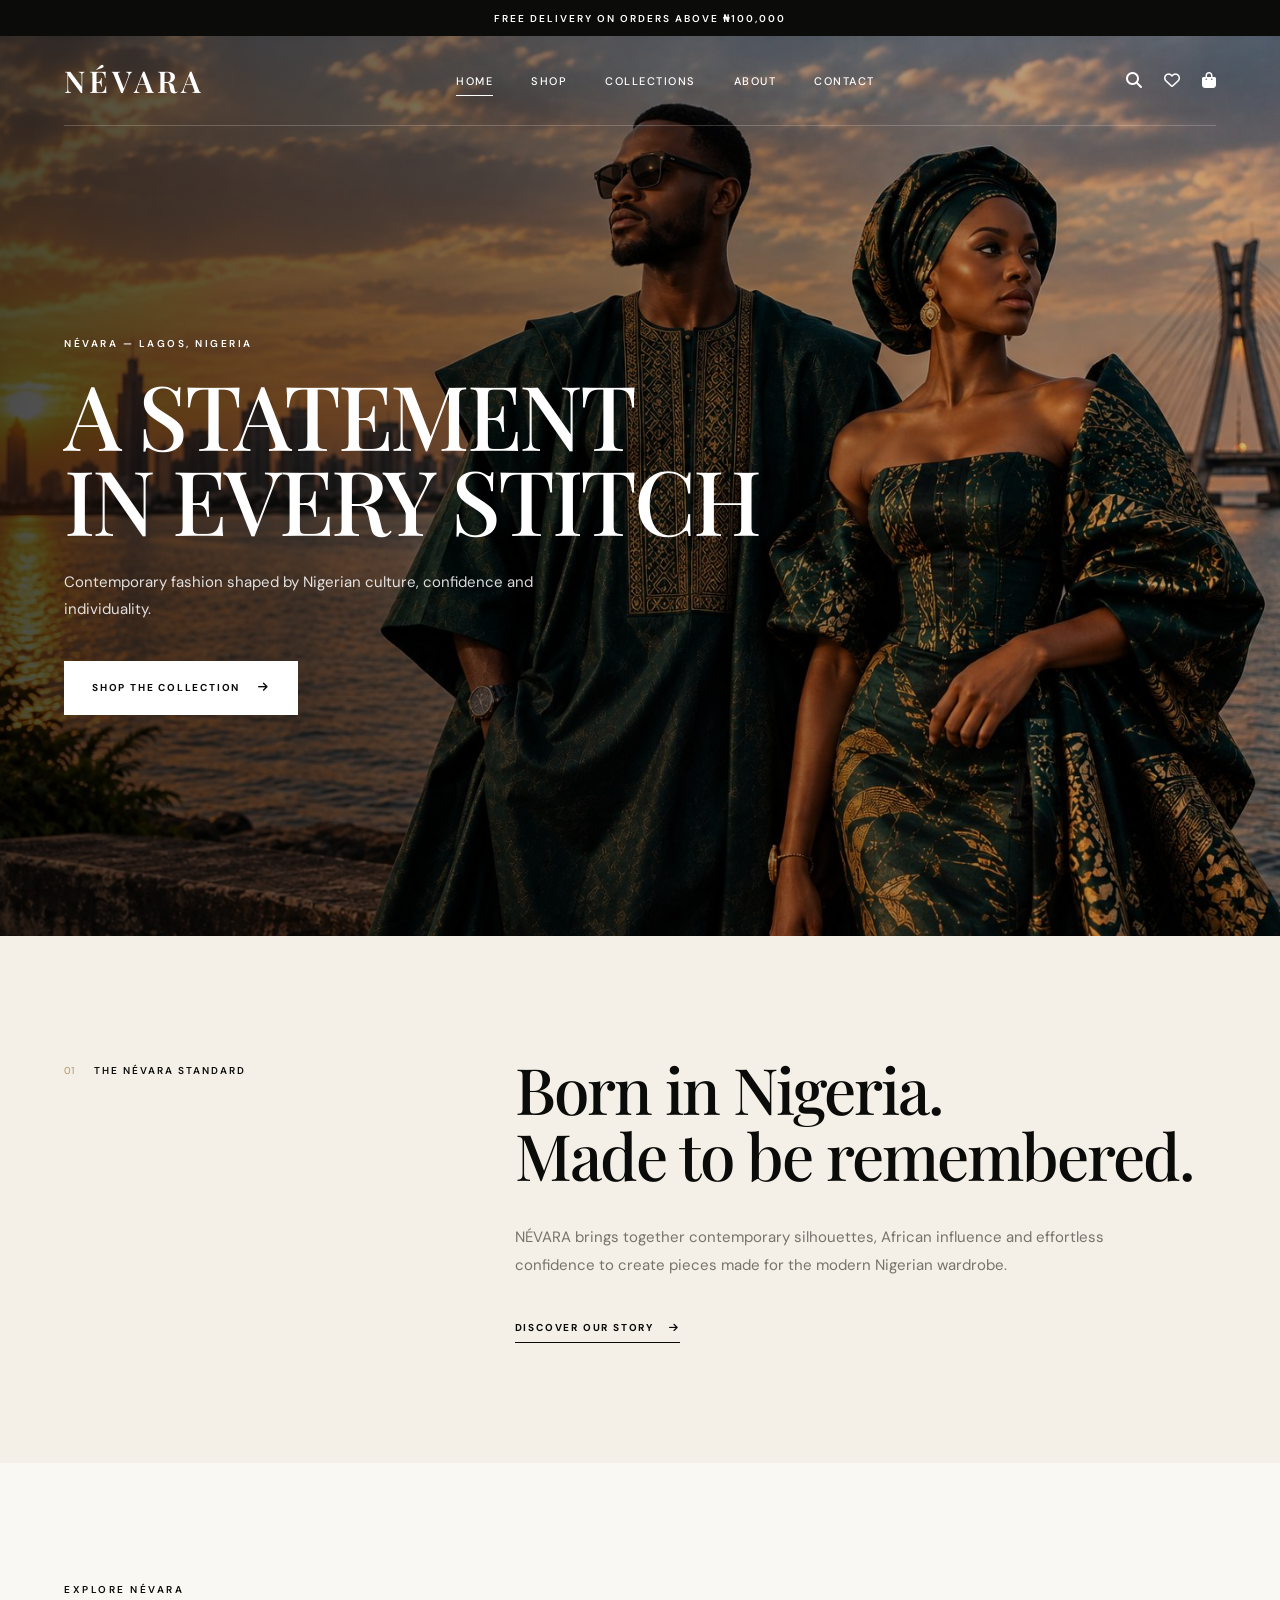
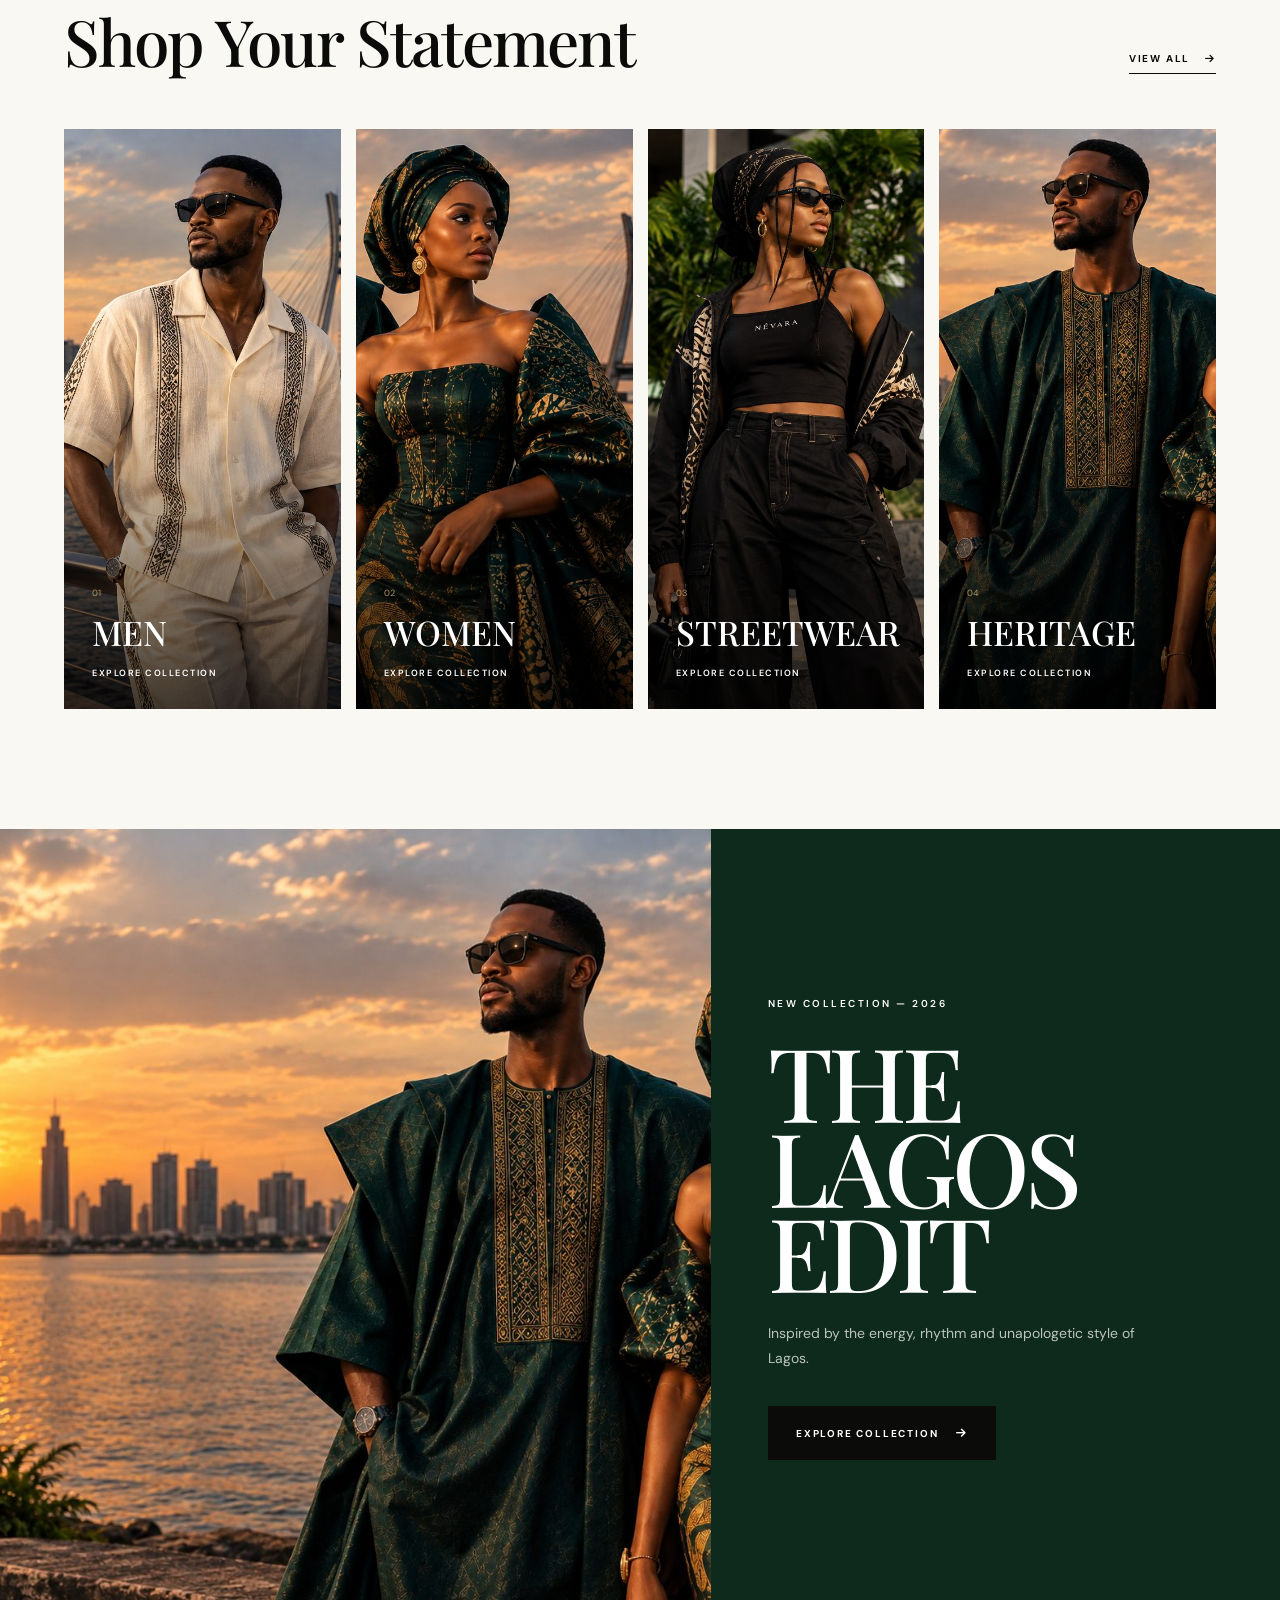
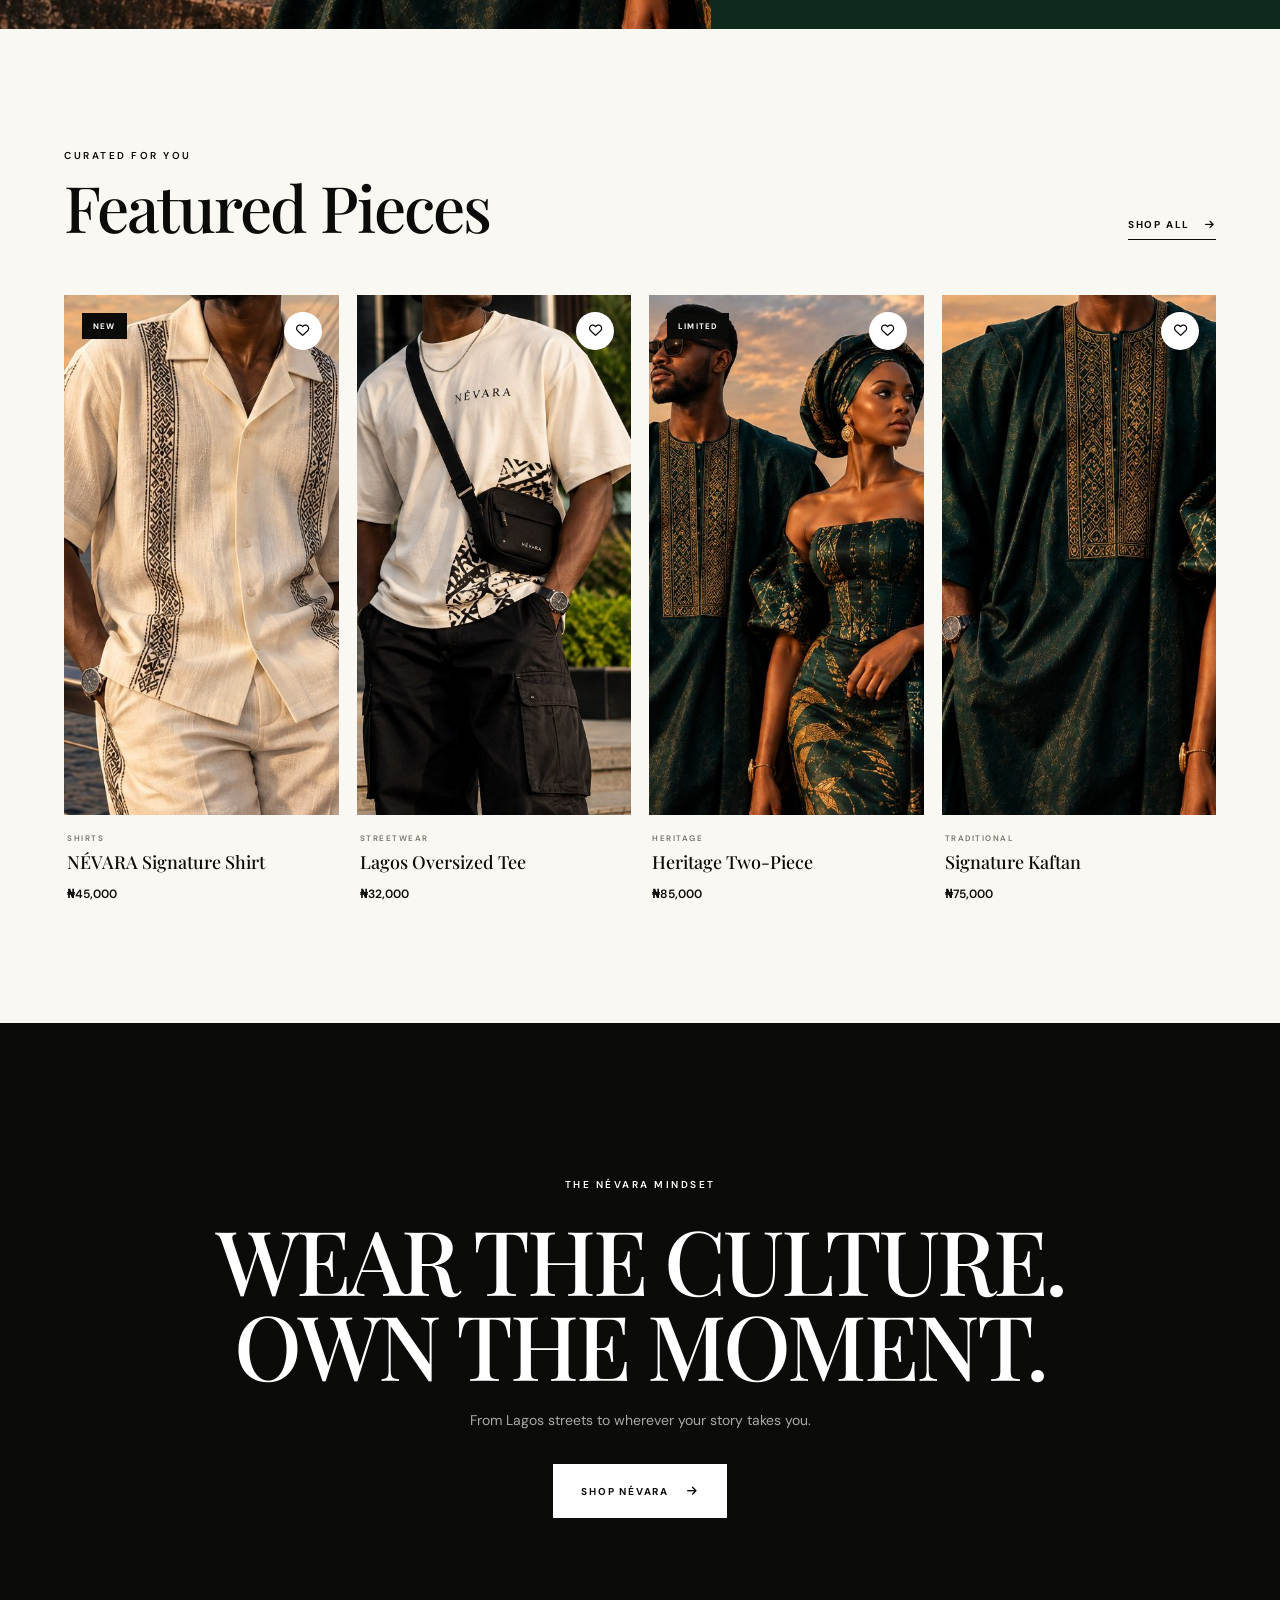
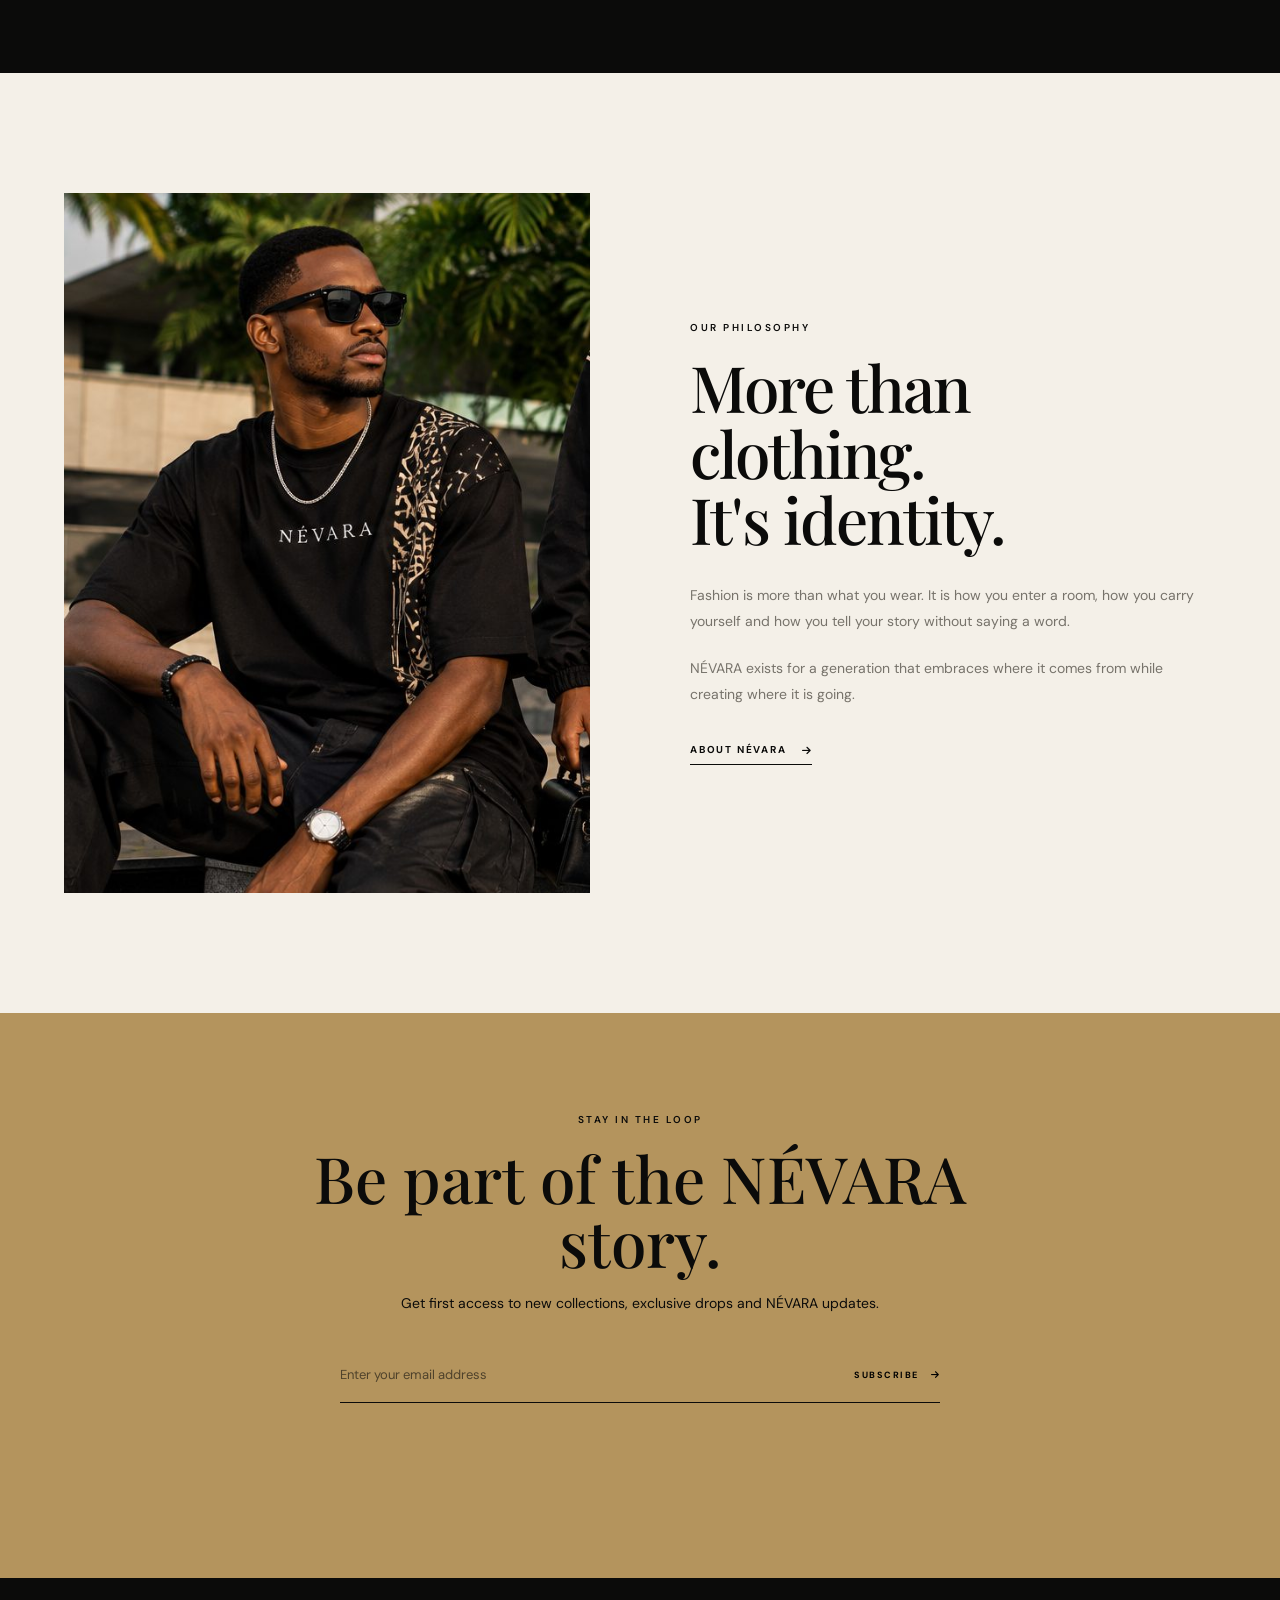
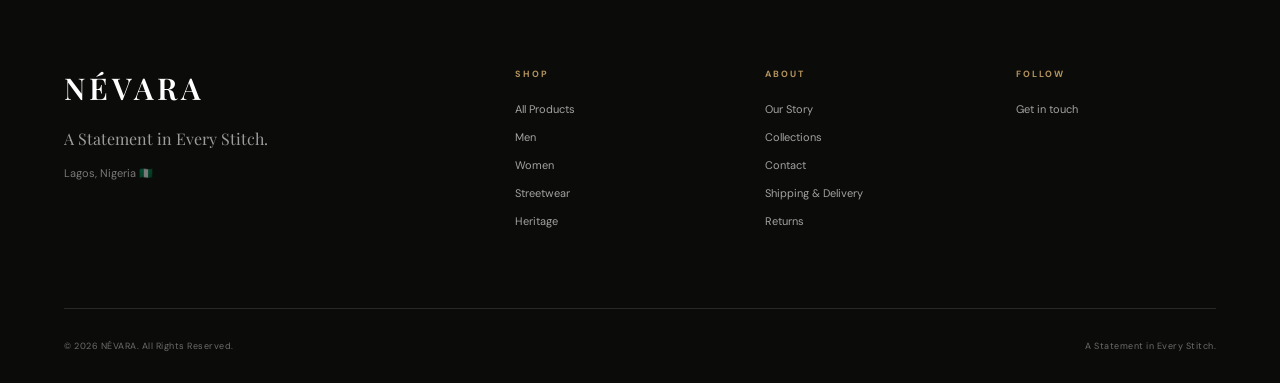
<file: nevara/index.html>
<!DOCTYPE html>
<html lang="en">
<head>
    <meta charset="UTF-8">
    <meta name="viewport" content="width=device-width, initial-scale=1.0">
    <title>NÉVARA | A Statement in Every Stitch</title>
    <meta name="description" content="NÉVARA — A Statement in Every Stitch. Contemporary Nigerian fashion, designed in Lagos for those who make their own statement.">
    <meta name="theme-color" content="#0b0b0a">
    <meta property="og:type" content="website">
    <meta property="og:site_name" content="NÉVARA">
    <meta property="og:title" content="NÉVARA | A Statement in Every Stitch">
    <meta property="og:description" content="NÉVARA — A Statement in Every Stitch. Contemporary Nigerian fashion, designed in Lagos for those who make their own statement.">
    <meta name="twitter:card" content="summary_large_image">
    <link rel="icon" type="image/svg+xml" href="images/favicon.svg">
    <link rel="preconnect" href="https://fonts.googleapis.com">
    <link rel="preconnect" href="https://fonts.gstatic.com" crossorigin>
    <link href="https://fonts.googleapis.com/css2?family=DM+Sans:wght@300;400;500;600;700&family=Playfair+Display:wght@400;500;600;700&display=swap" rel="stylesheet">
    <link rel="stylesheet" href="https://cdnjs.cloudflare.com/ajax/libs/font-awesome/6.7.2/css/all.min.css">
    <link rel="stylesheet" href="css/style.css">
    <link rel="stylesheet" href="css/pages.css">
</head>
<body>
    <a class="skip-link" href="#main">Skip to content</a>
    <div class="announcement">
        <p>FREE DELIVERY ON ORDERS ABOVE ₦100,000</p>
    </div>
    <header class="header">
        <div class="container nav-container">
            <a href="index.html" class="logo" aria-label="NÉVARA home">NÉVARA</a>
            <nav class="nav" id="site-nav" aria-label="Main">
                <a href="index.html" class="active" aria-current="page">Home</a><a href="shop.html">Shop</a><a href="collections.html">Collections</a><a href="about.html">About</a><a href="contact.html">Contact</a>
            </nav>
            <div class="nav-actions">
                <a href="shop.html" aria-label="Search the shop"><i class="fa-solid fa-magnifying-glass"></i></a>
                <a href="wishlist.html" aria-label="Wishlist"><i class="fa-regular fa-heart"></i><span class="wish-count" hidden>0</span></a>
                <a href="cart.html" aria-label="Shopping bag"><i class="fa-solid fa-bag-shopping"></i><span class="cart-count" hidden>0</span></a>
                <button class="menu-toggle" type="button" aria-label="Open menu"><i class="fa-solid fa-bars"></i></button>
            </div>
        </div>
    </header>
    <main id="main">

        <section class="hero" aria-label="NÉVARA">
            <div class="hero-image">
                <img src="images/hero/hero.jpg" width="1536" height="1024" fetchpriority="high" alt="NÉVARA contemporary Nigerian fashion">
            </div>
            <div class="hero-overlay"></div>
            <div class="hero-content container">
                <span class="eyebrow">NÉVARA — LAGOS, NIGERIA</span>
                <h1>A STATEMENT<br>IN EVERY STITCH</h1>
                <p>Contemporary fashion shaped by Nigerian culture, confidence and individuality.</p>
                <a href="shop.html" class="btn btn-light">SHOP THE COLLECTION <i class="fa-solid fa-arrow-right"></i></a>
            </div>
        </section>
        <section class="intro section">
            <div class="container intro-grid">
                <div class="section-label">
                    <span>01</span>
                    <p>THE NÉVARA STANDARD</p>
                </div>
                <div class="intro-content">
                    <h2>Born in Nigeria.<br>Made to be remembered.</h2>
                    <p>NÉVARA brings together contemporary silhouettes, African influence and effortless confidence to create pieces made for the modern Nigerian wardrobe.</p>
                    <a href="about.html" class="text-link">DISCOVER OUR STORY <i class="fa-solid fa-arrow-right"></i></a>
                </div>
            </div>
        </section>
        <section class="categories section">
            <div class="container">
                <div class="section-heading">
                    <div>
                        <span class="eyebrow">EXPLORE NÉVARA</span>
                        <h2>Shop Your Statement</h2>
                    </div>
                    <a href="shop.html" class="text-link">VIEW ALL <i class="fa-solid fa-arrow-right"></i></a>
                </div>
                <div class="category-grid">
                    <a href="shop.html?category=men" class="category-card">
                        <img src="images/collections/men.jpg" width="700" height="1024" loading="lazy" alt="NÉVARA men's collection">
                        <div class="category-content">
                            <span>01</span>
                            <h3>MEN</h3>
                            <p>Explore Collection</p>
                        </div>
                    </a>
                    <a href="shop.html?category=women" class="category-card">
                        <img src="images/collections/women.jpg" width="636" height="924" loading="lazy" alt="NÉVARA women's collection">
                        <div class="category-content">
                            <span>02</span>
                            <h3>WOMEN</h3>
                            <p>Explore Collection</p>
                        </div>
                    </a>
                    <a href="shop.html?category=streetwear" class="category-card">
                        <img src="images/collections/streetwear.jpg" width="620" height="1024" loading="lazy" alt="NÉVARA streetwear collection">
                        <div class="category-content">
                            <span>03</span>
                            <h3>STREETWEAR</h3>
                            <p>Explore Collection</p>
                        </div>
                    </a>
                    <a href="shop.html?category=heritage" class="category-card">
                        <img src="images/collections/heritage.jpg" width="650" height="964" loading="lazy" alt="NÉVARA heritage collection">
                        <div class="category-content">
                            <span>04</span>
                            <h3>HERITAGE</h3>
                            <p>Explore Collection</p>
                        </div>
                    </a>
                </div>
            </div>
        </section>
        <section class="collection-feature">
            <div class="collection-image">
                <img src="images/hero/lagos-edit.jpg" width="1100" height="979" loading="lazy" alt="The Lagos Edit by NÉVARA">
            </div>
            <div class="collection-content">
                <span class="eyebrow">NEW COLLECTION — 2026</span>
                <h2>THE<br>LAGOS<br>EDIT</h2>
                <p>Inspired by the energy, rhythm and unapologetic style of Lagos.</p>
                <a href="collections.html" class="btn btn-dark">EXPLORE COLLECTION <i class="fa-solid fa-arrow-right"></i></a>
            </div>
        </section>
        <section class="products section">
            <div class="container">
                <div class="section-heading">
                    <div>
                        <span class="eyebrow">CURATED FOR YOU</span>
                        <h2>Featured Pieces</h2>
                    </div>
                    <a href="shop.html" class="text-link">SHOP ALL <i class="fa-solid fa-arrow-right"></i></a>
                </div>
                <div class="product-grid">
                    <article class="product-card">
                        <div class="product-image">
                            <span class="product-tag">NEW</span>
                            <button class="wishlist-btn" data-id="signature-shirt" aria-label="Add to wishlist" aria-pressed="false"><i class="fa-regular fa-heart"></i></button>
                            <img src="images/products/signature-shirt.jpg" alt="NÉVARA Signature Shirt" loading="lazy" width="600" height="800">
                            <a href="product.html?id=signature-shirt" class="quick-view" tabindex="-1" aria-hidden="true">QUICK VIEW</a>
                        </div>
                        <div class="product-info">
                            <p class="product-category">SHIRTS</p>
                            <h3><a href="product.html?id=signature-shirt">NÉVARA Signature Shirt</a></h3>
                            <span class="price">₦45,000</span>
                        </div>
                    </article>
                    <article class="product-card">
                        <div class="product-image">
                            
                            <button class="wishlist-btn" data-id="lagos-tee" aria-label="Add to wishlist" aria-pressed="false"><i class="fa-regular fa-heart"></i></button>
                            <img src="images/products/lagos-tee.jpg" alt="Lagos Oversized Tee" loading="lazy" width="600" height="800">
                            <a href="product.html?id=lagos-tee" class="quick-view" tabindex="-1" aria-hidden="true">QUICK VIEW</a>
                        </div>
                        <div class="product-info">
                            <p class="product-category">STREETWEAR</p>
                            <h3><a href="product.html?id=lagos-tee">Lagos Oversized Tee</a></h3>
                            <span class="price">₦32,000</span>
                        </div>
                    </article>
                    <article class="product-card">
                        <div class="product-image">
                            <span class="product-tag">LIMITED</span>
                            <button class="wishlist-btn" data-id="heritage-set" aria-label="Add to wishlist" aria-pressed="false"><i class="fa-regular fa-heart"></i></button>
                            <img src="images/products/heritage-set.jpg" alt="Heritage Two-Piece" loading="lazy" width="600" height="800">
                            <a href="product.html?id=heritage-set" class="quick-view" tabindex="-1" aria-hidden="true">QUICK VIEW</a>
                        </div>
                        <div class="product-info">
                            <p class="product-category">HERITAGE</p>
                            <h3><a href="product.html?id=heritage-set">Heritage Two-Piece</a></h3>
                            <span class="price">₦85,000</span>
                        </div>
                    </article>
                    <article class="product-card">
                        <div class="product-image">
                            
                            <button class="wishlist-btn" data-id="kaftan" aria-label="Add to wishlist" aria-pressed="false"><i class="fa-regular fa-heart"></i></button>
                            <img src="images/products/kaftan.jpg" alt="Signature Kaftan" loading="lazy" width="600" height="800">
                            <a href="product.html?id=kaftan" class="quick-view" tabindex="-1" aria-hidden="true">QUICK VIEW</a>
                        </div>
                        <div class="product-info">
                            <p class="product-category">TRADITIONAL</p>
                            <h3><a href="product.html?id=kaftan">Signature Kaftan</a></h3>
                            <span class="price">₦75,000</span>
                        </div>
                    </article>
                </div>
            </div>
        </section>
        <section class="statement">
            <div class="container statement-content">
                <span class="eyebrow">THE NÉVARA MINDSET</span>
                <h2>WEAR THE CULTURE.<br>OWN THE MOMENT.</h2>
                <p>From Lagos streets to wherever your story takes you.</p>
                <a href="shop.html" class="btn btn-light">SHOP NÉVARA <i class="fa-solid fa-arrow-right"></i></a>
            </div>
        </section>
        <section class="story section">
            <div class="container story-grid">
                <div class="story-image">
                    <img src="images/brand/nevara-story.jpg" width="600" height="844" loading="lazy" alt="NÉVARA Nigerian fashion story">
                </div>
                <div class="story-content">
                    <span class="eyebrow">OUR PHILOSOPHY</span>
                    <h2>More than clothing.<br>It's identity.</h2>
                    <p>Fashion is more than what you wear. It is how you enter a room, how you carry yourself and how you tell your story without saying a word.</p>
                    <p>NÉVARA exists for a generation that embraces where it comes from while creating where it is going.</p>
                    <a href="about.html" class="text-link">ABOUT NÉVARA <i class="fa-solid fa-arrow-right"></i></a>
                </div>
            </div>
        </section>
        <section class="newsletter">
            <div class="container newsletter-content">
                <span class="eyebrow">STAY IN THE LOOP</span>
                <h2>Be part of the NÉVARA story.</h2>
                <p>Get first access to new collections, exclusive drops and NÉVARA updates.</p>
                <form class="newsletter-form">
                    <input type="email" name="email" placeholder="Enter your email address" aria-label="Email address" autocomplete="email" required>
                    <button type="submit">SUBSCRIBE <i class="fa-solid fa-arrow-right"></i></button>
                </form>
                <p class="newsletter-status" role="status"></p>
            </div>
        </section>
    </main>
    <footer class="footer">
        <div class="container footer-top">
            <div class="footer-brand">
                <a href="index.html" class="footer-logo">NÉVARA</a>
                <p>A Statement in Every Stitch.</p>
                <span>Lagos, Nigeria 🇳🇬</span>
            </div>
            <div class="footer-column">
                <h4>SHOP</h4>
                <a href="shop.html">All Products</a>
                <a href="shop.html?category=men">Men</a>
                <a href="shop.html?category=women">Women</a>
                <a href="shop.html?category=streetwear">Streetwear</a>
                <a href="shop.html?category=heritage">Heritage</a>
            </div>
            <div class="footer-column">
                <h4>ABOUT</h4>
                <a href="about.html">Our Story</a>
                <a href="collections.html">Collections</a>
                <a href="contact.html">Contact</a>
                <a href="shipping-returns.html">Shipping &amp; Delivery</a>
                <a href="shipping-returns.html#returns">Returns</a>
            </div>
            <div class="footer-column">
                <h4>FOLLOW</h4>
                <a href="#" data-social="instagram" hidden>Instagram</a>
                <a href="#" data-social="tiktok" hidden>TikTok</a>
                <a href="#" data-social="facebook" hidden>Facebook</a>
                <a href="#" data-social="x" hidden>X</a>
                <a href="contact.html">Get in touch</a>
            </div>
        </div>
        <div class="container footer-bottom">
            <p>© 2026 NÉVARA. All Rights Reserved.</p>
            <p>A Statement in Every Stitch.</p>
        </div>
    </footer>
    <script src="js/config.js"></script>
    <script src="js/products.js"></script>
    <script src="js/script.js"></script>
</body>
</html>
</file>
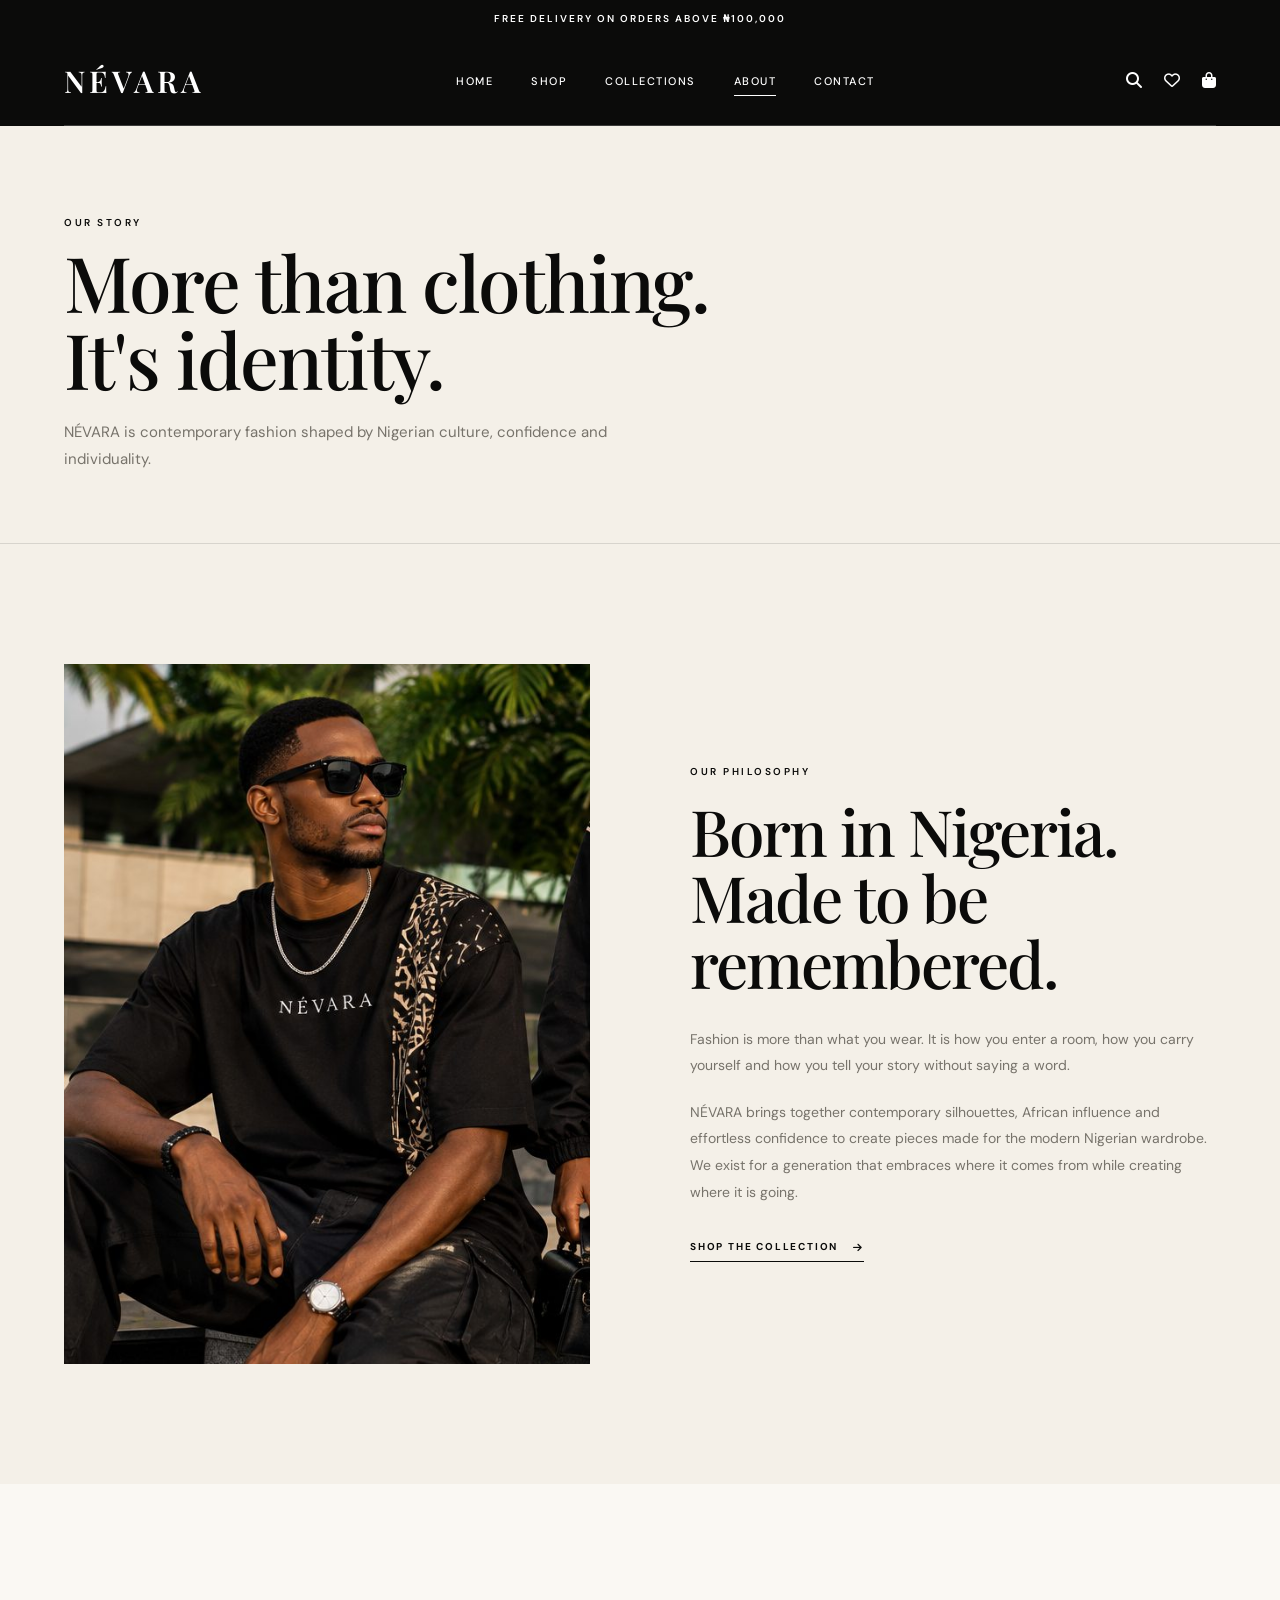
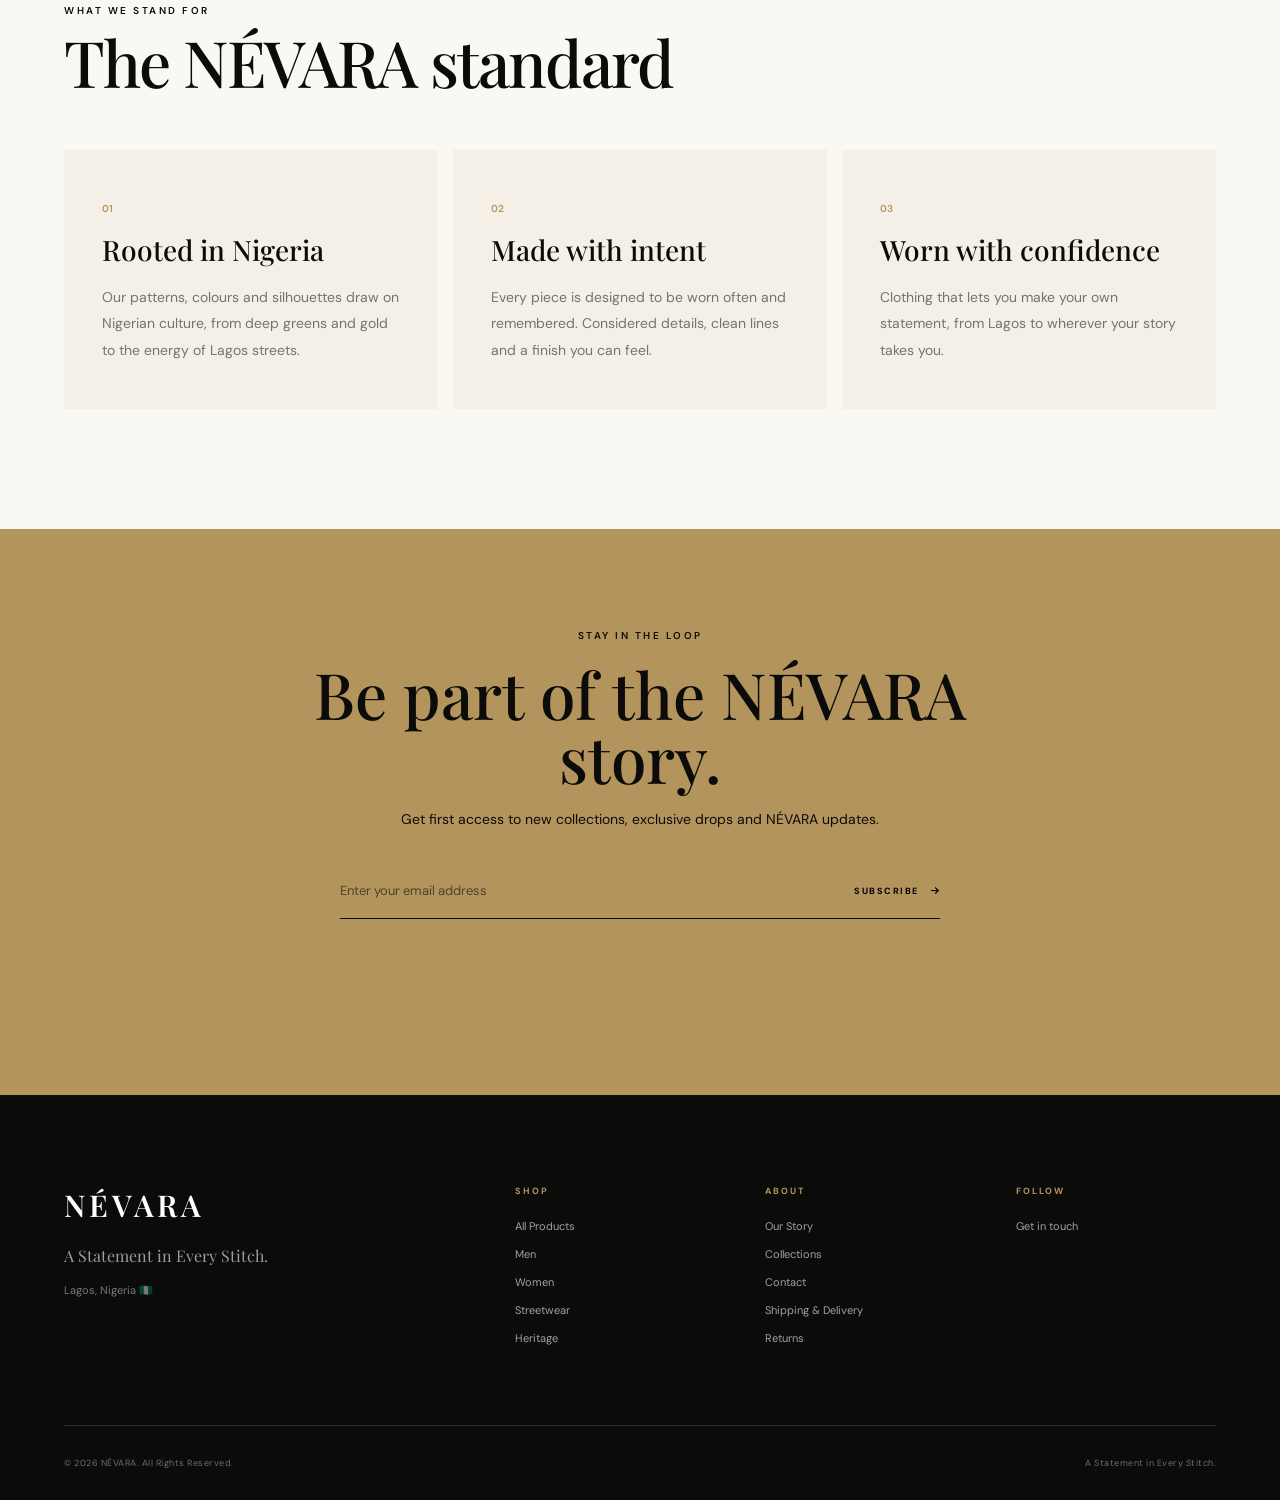
<file: nevara/about.html>
<!DOCTYPE html>
<html lang="en">
<head>
    <meta charset="UTF-8">
    <meta name="viewport" content="width=device-width, initial-scale=1.0">
    <title>About | NÉVARA</title>
    <meta name="description" content="NÉVARA is contemporary Nigerian fashion shaped by culture, confidence and individuality. Designed in Lagos.">
    <meta name="theme-color" content="#0b0b0a">
    <meta property="og:type" content="website">
    <meta property="og:site_name" content="NÉVARA">
    <meta property="og:title" content="About | NÉVARA">
    <meta property="og:description" content="NÉVARA is contemporary Nigerian fashion shaped by culture, confidence and individuality. Designed in Lagos.">
    <meta name="twitter:card" content="summary_large_image">
    <link rel="icon" type="image/svg+xml" href="images/favicon.svg">
    <link rel="preconnect" href="https://fonts.googleapis.com">
    <link rel="preconnect" href="https://fonts.gstatic.com" crossorigin>
    <link href="https://fonts.googleapis.com/css2?family=DM+Sans:wght@300;400;500;600;700&family=Playfair+Display:wght@400;500;600;700&display=swap" rel="stylesheet">
    <link rel="stylesheet" href="https://cdnjs.cloudflare.com/ajax/libs/font-awesome/6.7.2/css/all.min.css">
    <link rel="stylesheet" href="css/style.css">
    <link rel="stylesheet" href="css/pages.css">
</head>
<body>
    <a class="skip-link" href="#main">Skip to content</a>
    <div class="announcement">
        <p>FREE DELIVERY ON ORDERS ABOVE ₦100,000</p>
    </div>
    <header class="header header--solid">
        <div class="container nav-container">
            <a href="index.html" class="logo" aria-label="NÉVARA home">NÉVARA</a>
            <nav class="nav" id="site-nav" aria-label="Main">
                <a href="index.html">Home</a><a href="shop.html">Shop</a><a href="collections.html">Collections</a><a href="about.html" class="active" aria-current="page">About</a><a href="contact.html">Contact</a>
            </nav>
            <div class="nav-actions">
                <a href="shop.html" aria-label="Search the shop"><i class="fa-solid fa-magnifying-glass"></i></a>
                <a href="wishlist.html" aria-label="Wishlist"><i class="fa-regular fa-heart"></i><span class="wish-count" hidden>0</span></a>
                <a href="cart.html" aria-label="Shopping bag"><i class="fa-solid fa-bag-shopping"></i><span class="cart-count" hidden>0</span></a>
                <button class="menu-toggle" type="button" aria-label="Open menu"><i class="fa-solid fa-bars"></i></button>
            </div>
        </div>
    </header>
    <main id="main">
        <section class="page-hero">
            <div class="container">
                <span class="eyebrow">OUR STORY</span>
                <h1>More than clothing.<br>It's identity.</h1>
                <p>NÉVARA is contemporary fashion shaped by Nigerian culture, confidence and individuality.</p>
            </div>
        </section>
        <section class="story section">
            <div class="container story-grid">
                <div class="story-image"><img src="images/brand/nevara-story.jpg" alt="NÉVARA streetwear worn in Lagos" width="600" height="844" loading="lazy"></div>
                <div class="story-content">
                    <span class="eyebrow">OUR PHILOSOPHY</span>
                    <h2>Born in Nigeria.<br>Made to be remembered.</h2>
                    <p>Fashion is more than what you wear. It is how you enter a room, how you carry yourself and how you tell your story without saying a word.</p>
                    <p>NÉVARA brings together contemporary silhouettes, African influence and effortless confidence to create pieces made for the modern Nigerian wardrobe. We exist for a generation that embraces where it comes from while creating where it is going.</p>
                    <a href="shop.html" class="text-link">SHOP THE COLLECTION <i class="fa-solid fa-arrow-right"></i></a>
                </div>
            </div>
        </section>
        <section class="section">
            <div class="container">
                <div class="section-heading"><div><span class="eyebrow">WHAT WE STAND FOR</span><h2>The NÉVARA standard</h2></div></div>
                <div class="values-grid">
                    <div class="value-card"><span>01</span><h3>Rooted in Nigeria</h3><p>Our patterns, colours and silhouettes draw on Nigerian culture, from deep greens and gold to the energy of Lagos streets.</p></div>
                    <div class="value-card"><span>02</span><h3>Made with intent</h3><p>Every piece is designed to be worn often and remembered. Considered details, clean lines and a finish you can feel.</p></div>
                    <div class="value-card"><span>03</span><h3>Worn with confidence</h3><p>Clothing that lets you make your own statement, from Lagos to wherever your story takes you.</p></div>
                </div>
            </div>
        </section>
        <section class="newsletter">
            <div class="container newsletter-content">
                <span class="eyebrow">STAY IN THE LOOP</span>
                <h2>Be part of the NÉVARA story.</h2>
                <p>Get first access to new collections, exclusive drops and NÉVARA updates.</p>
                <form class="newsletter-form">
                    <input type="email" name="email" placeholder="Enter your email address" aria-label="Email address" autocomplete="email" required>
                    <button type="submit">SUBSCRIBE <i class="fa-solid fa-arrow-right"></i></button>
                </form>
                <p class="newsletter-status" role="status"></p>
            </div>
        </section>
    </main>
    <footer class="footer">
        <div class="container footer-top">
            <div class="footer-brand">
                <a href="index.html" class="footer-logo">NÉVARA</a>
                <p>A Statement in Every Stitch.</p>
                <span>Lagos, Nigeria 🇳🇬</span>
            </div>
            <div class="footer-column">
                <h4>SHOP</h4>
                <a href="shop.html">All Products</a>
                <a href="shop.html?category=men">Men</a>
                <a href="shop.html?category=women">Women</a>
                <a href="shop.html?category=streetwear">Streetwear</a>
                <a href="shop.html?category=heritage">Heritage</a>
            </div>
            <div class="footer-column">
                <h4>ABOUT</h4>
                <a href="about.html">Our Story</a>
                <a href="collections.html">Collections</a>
                <a href="contact.html">Contact</a>
                <a href="shipping-returns.html">Shipping &amp; Delivery</a>
                <a href="shipping-returns.html#returns">Returns</a>
            </div>
            <div class="footer-column">
                <h4>FOLLOW</h4>
                <a href="#" data-social="instagram" hidden>Instagram</a>
                <a href="#" data-social="tiktok" hidden>TikTok</a>
                <a href="#" data-social="facebook" hidden>Facebook</a>
                <a href="#" data-social="x" hidden>X</a>
                <a href="contact.html">Get in touch</a>
            </div>
        </div>
        <div class="container footer-bottom">
            <p>© 2026 NÉVARA. All Rights Reserved.</p>
            <p>A Statement in Every Stitch.</p>
        </div>
    </footer>
    <script src="js/config.js"></script>
    <script src="js/products.js"></script>
    <script src="js/script.js"></script>
</body>
</html>
</file>
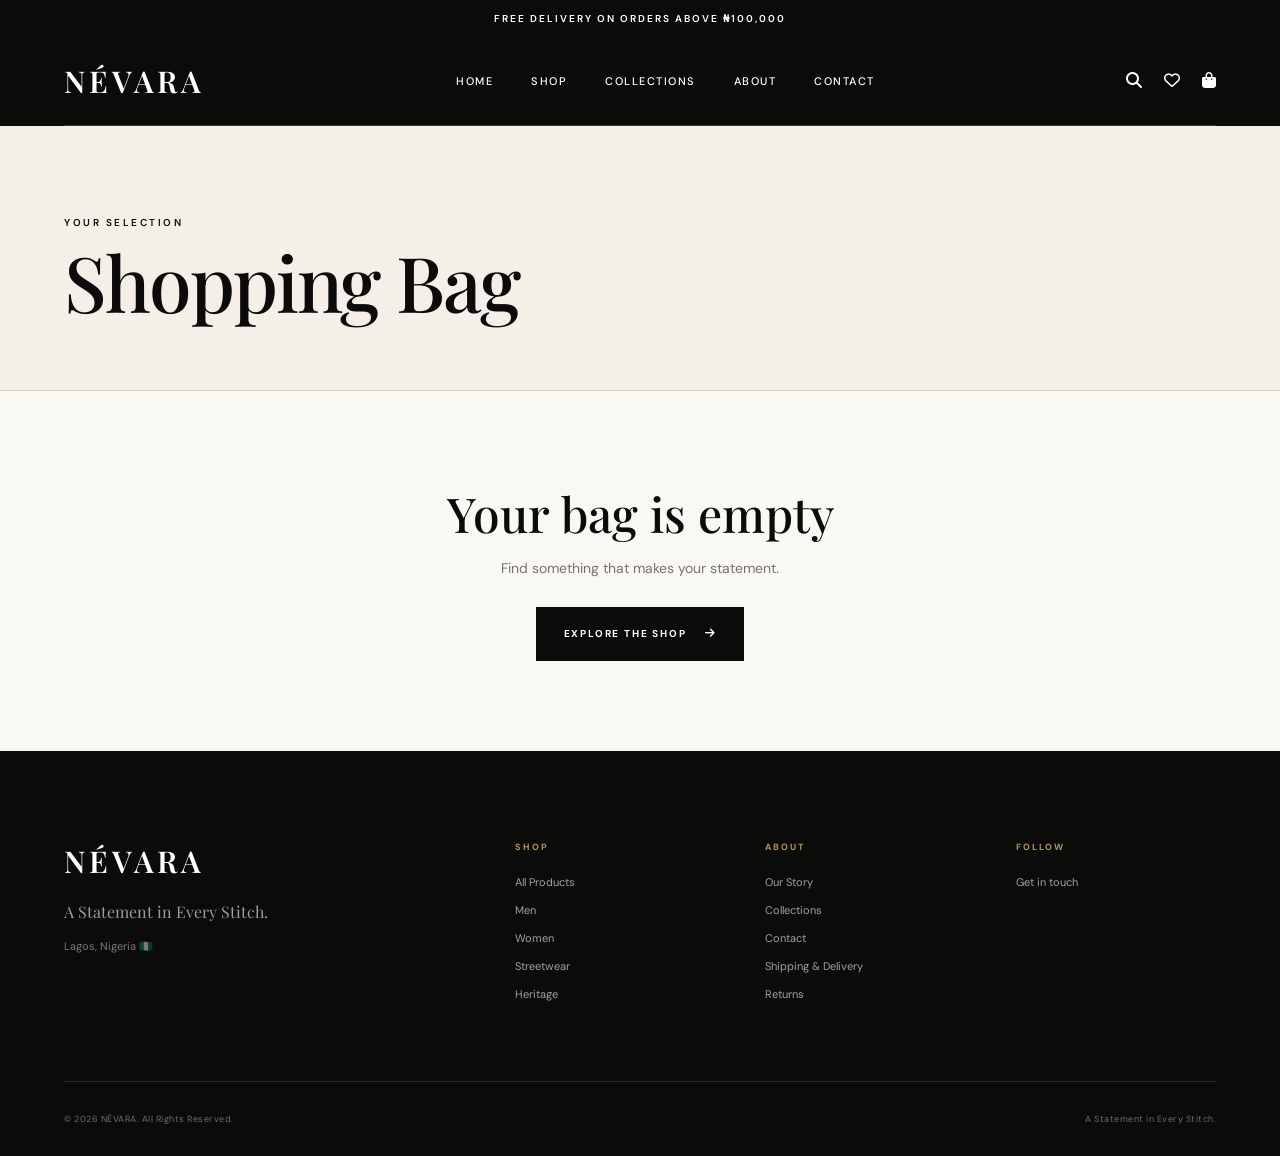
<file: nevara/cart.html>
<!DOCTYPE html>
<html lang="en">
<head>
    <meta charset="UTF-8">
    <meta name="viewport" content="width=device-width, initial-scale=1.0">
    <title>Your Bag | NÉVARA</title>
    <meta name="description" content="Review the pieces in your NÉVARA bag and place your order.">
    <meta name="theme-color" content="#0b0b0a">
    <meta property="og:type" content="website">
    <meta property="og:site_name" content="NÉVARA">
    <meta property="og:title" content="Your Bag | NÉVARA">
    <meta property="og:description" content="Review the pieces in your NÉVARA bag and place your order.">
    <meta name="twitter:card" content="summary_large_image">
    <link rel="icon" type="image/svg+xml" href="images/favicon.svg">
    <link rel="preconnect" href="https://fonts.googleapis.com">
    <link rel="preconnect" href="https://fonts.gstatic.com" crossorigin>
    <link href="https://fonts.googleapis.com/css2?family=DM+Sans:wght@300;400;500;600;700&family=Playfair+Display:wght@400;500;600;700&display=swap" rel="stylesheet">
    <link rel="stylesheet" href="https://cdnjs.cloudflare.com/ajax/libs/font-awesome/6.7.2/css/all.min.css">
    <link rel="stylesheet" href="css/style.css">
    <link rel="stylesheet" href="css/pages.css">
</head>
<body data-page="cart">
    <a class="skip-link" href="#main">Skip to content</a>
    <div class="announcement">
        <p>FREE DELIVERY ON ORDERS ABOVE ₦100,000</p>
    </div>
    <header class="header header--solid">
        <div class="container nav-container">
            <a href="index.html" class="logo" aria-label="NÉVARA home">NÉVARA</a>
            <nav class="nav" id="site-nav" aria-label="Main">
                <a href="index.html">Home</a><a href="shop.html">Shop</a><a href="collections.html">Collections</a><a href="about.html">About</a><a href="contact.html">Contact</a>
            </nav>
            <div class="nav-actions">
                <a href="shop.html" aria-label="Search the shop"><i class="fa-solid fa-magnifying-glass"></i></a>
                <a href="wishlist.html" aria-label="Wishlist"><i class="fa-regular fa-heart"></i><span class="wish-count" hidden>0</span></a>
                <a href="cart.html" aria-label="Shopping bag"><i class="fa-solid fa-bag-shopping"></i><span class="cart-count" hidden>0</span></a>
                <button class="menu-toggle" type="button" aria-label="Open menu"><i class="fa-solid fa-bars"></i></button>
            </div>
        </div>
    </header>
    <main id="main">
        <section class="page-hero">
            <div class="container">
                <span class="eyebrow">YOUR SELECTION</span>
                <h1>Shopping Bag</h1>
            </div>
        </section>
        <div class="container">
            <div class="empty-state" id="cart-empty" hidden>
                <h2>Your bag is empty</h2>
                <p>Find something that makes your statement.</p>
                <a href="shop.html" class="btn btn-dark">EXPLORE THE SHOP <i class="fa-solid fa-arrow-right"></i></a>
            </div>
            <div class="cart-layout" id="cart-layout" hidden>
                <ul class="cart-items" id="cart-items"></ul>
                <aside class="summary" aria-label="Order summary">
                    <h2>Order Summary</h2>
                    <div class="summary-row"><span>Subtotal</span><span id="sum-sub"></span></div>
                    <div class="summary-row"><span>Delivery</span><span id="sum-ship"></span></div>
                    <div class="summary-row total"><span>Total</span><span id="sum-total"></span></div>
                    <p class="summary-note" id="free-ship-note"></p>
                    <form id="checkout-form" novalidate>
                        <div class="field"><label for="co-name">Full name</label><input id="co-name" name="name" type="text" autocomplete="name" required></div>
                        <div class="field"><label for="co-phone">Phone</label><input id="co-phone" name="phone" type="tel" autocomplete="tel" required></div>
                        <div class="field"><label for="co-email">Email</label><input id="co-email" name="email" type="email" autocomplete="email" required></div>
                        <div class="field"><label for="co-address">Delivery address</label><textarea id="co-address" name="address" autocomplete="street-address" style="min-height:90px" required></textarea></div>
                        <div class="field"><label for="co-notes">Notes (optional)</label><input id="co-notes" name="notes" type="text"></div>
                        <button type="submit" class="btn btn-dark btn-block">PLACE ORDER <i class="fa-solid fa-arrow-right"></i></button>
                        <p class="form-status" id="checkout-status" role="status"></p>
                    </form>
                </aside>
            </div>
        </div>
    </main>
    <footer class="footer">
        <div class="container footer-top">
            <div class="footer-brand">
                <a href="index.html" class="footer-logo">NÉVARA</a>
                <p>A Statement in Every Stitch.</p>
                <span>Lagos, Nigeria 🇳🇬</span>
            </div>
            <div class="footer-column">
                <h4>SHOP</h4>
                <a href="shop.html">All Products</a>
                <a href="shop.html?category=men">Men</a>
                <a href="shop.html?category=women">Women</a>
                <a href="shop.html?category=streetwear">Streetwear</a>
                <a href="shop.html?category=heritage">Heritage</a>
            </div>
            <div class="footer-column">
                <h4>ABOUT</h4>
                <a href="about.html">Our Story</a>
                <a href="collections.html">Collections</a>
                <a href="contact.html">Contact</a>
                <a href="shipping-returns.html">Shipping &amp; Delivery</a>
                <a href="shipping-returns.html#returns">Returns</a>
            </div>
            <div class="footer-column">
                <h4>FOLLOW</h4>
                <a href="#" data-social="instagram" hidden>Instagram</a>
                <a href="#" data-social="tiktok" hidden>TikTok</a>
                <a href="#" data-social="facebook" hidden>Facebook</a>
                <a href="#" data-social="x" hidden>X</a>
                <a href="contact.html">Get in touch</a>
            </div>
        </div>
        <div class="container footer-bottom">
            <p>© 2026 NÉVARA. All Rights Reserved.</p>
            <p>A Statement in Every Stitch.</p>
        </div>
    </footer>
    <script src="js/config.js"></script>
    <script src="js/products.js"></script>
    <script src="js/script.js"></script>
</body>
</html>
</file>
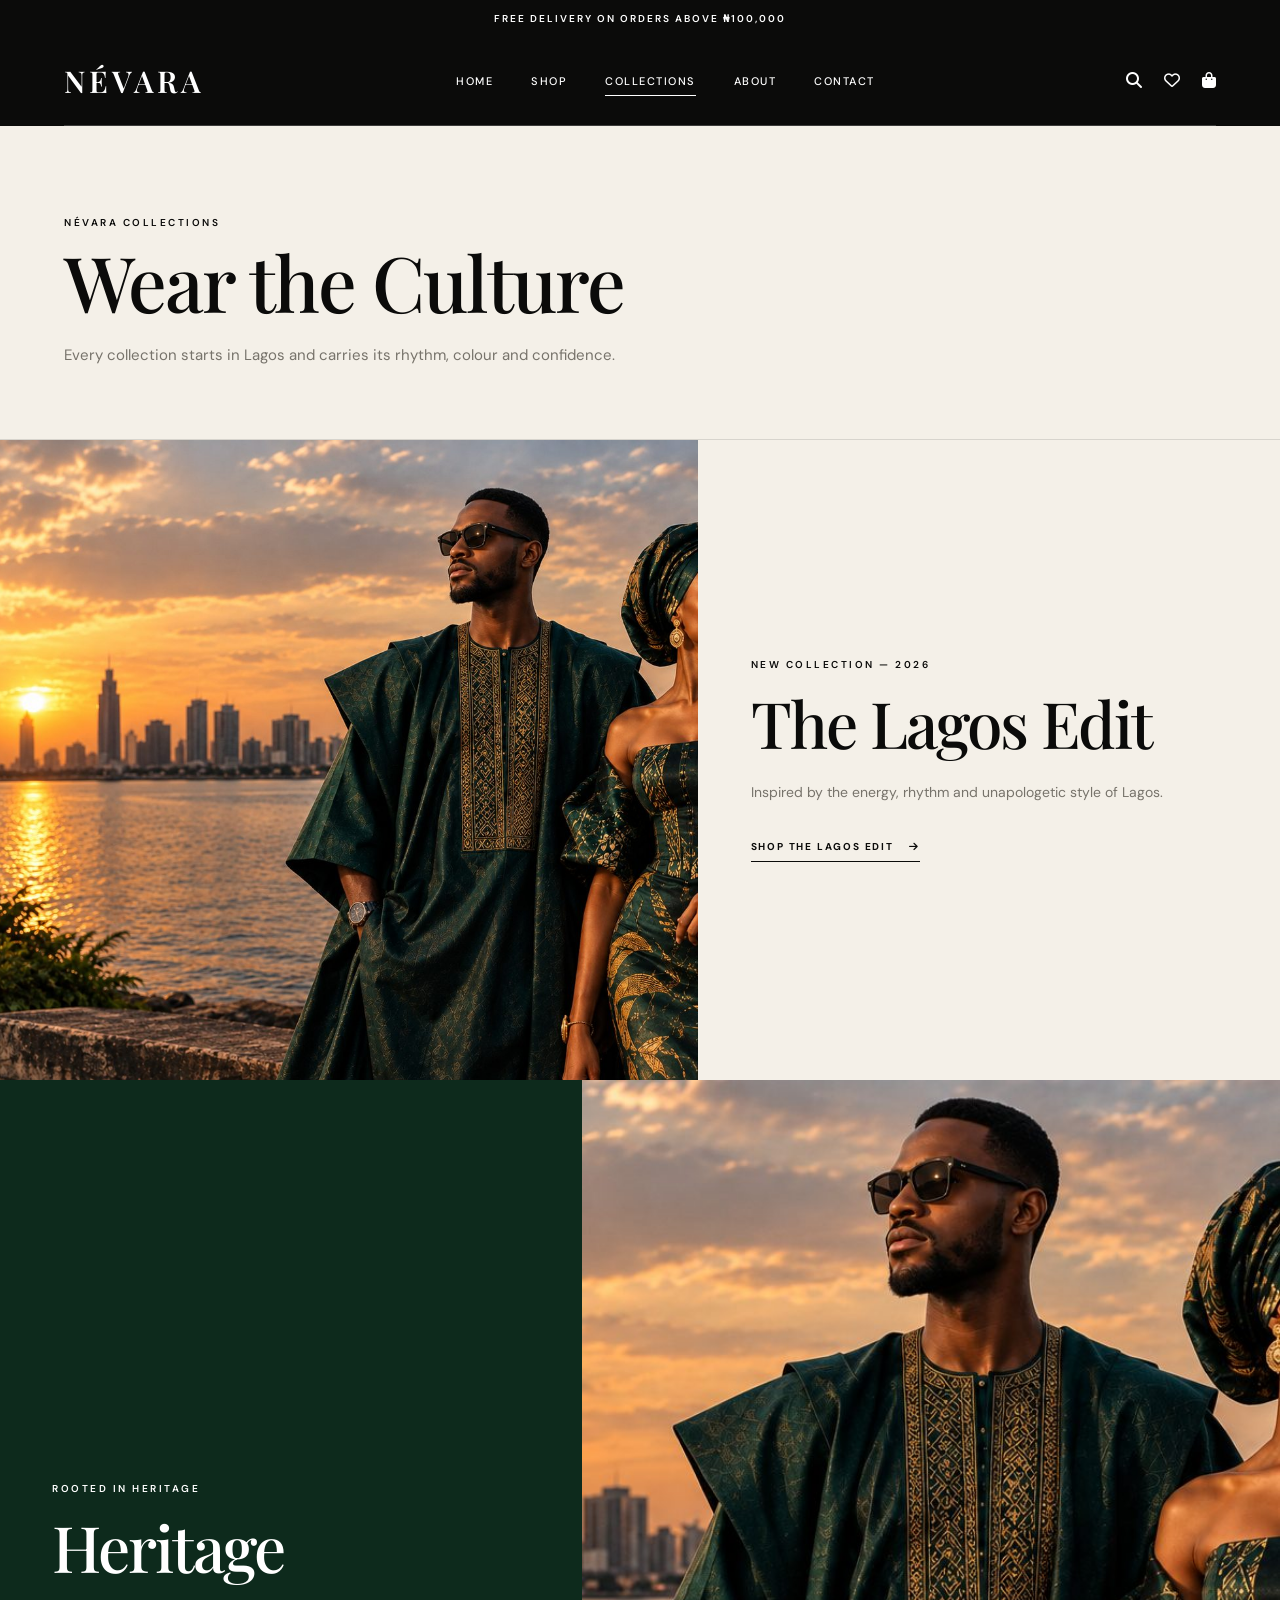
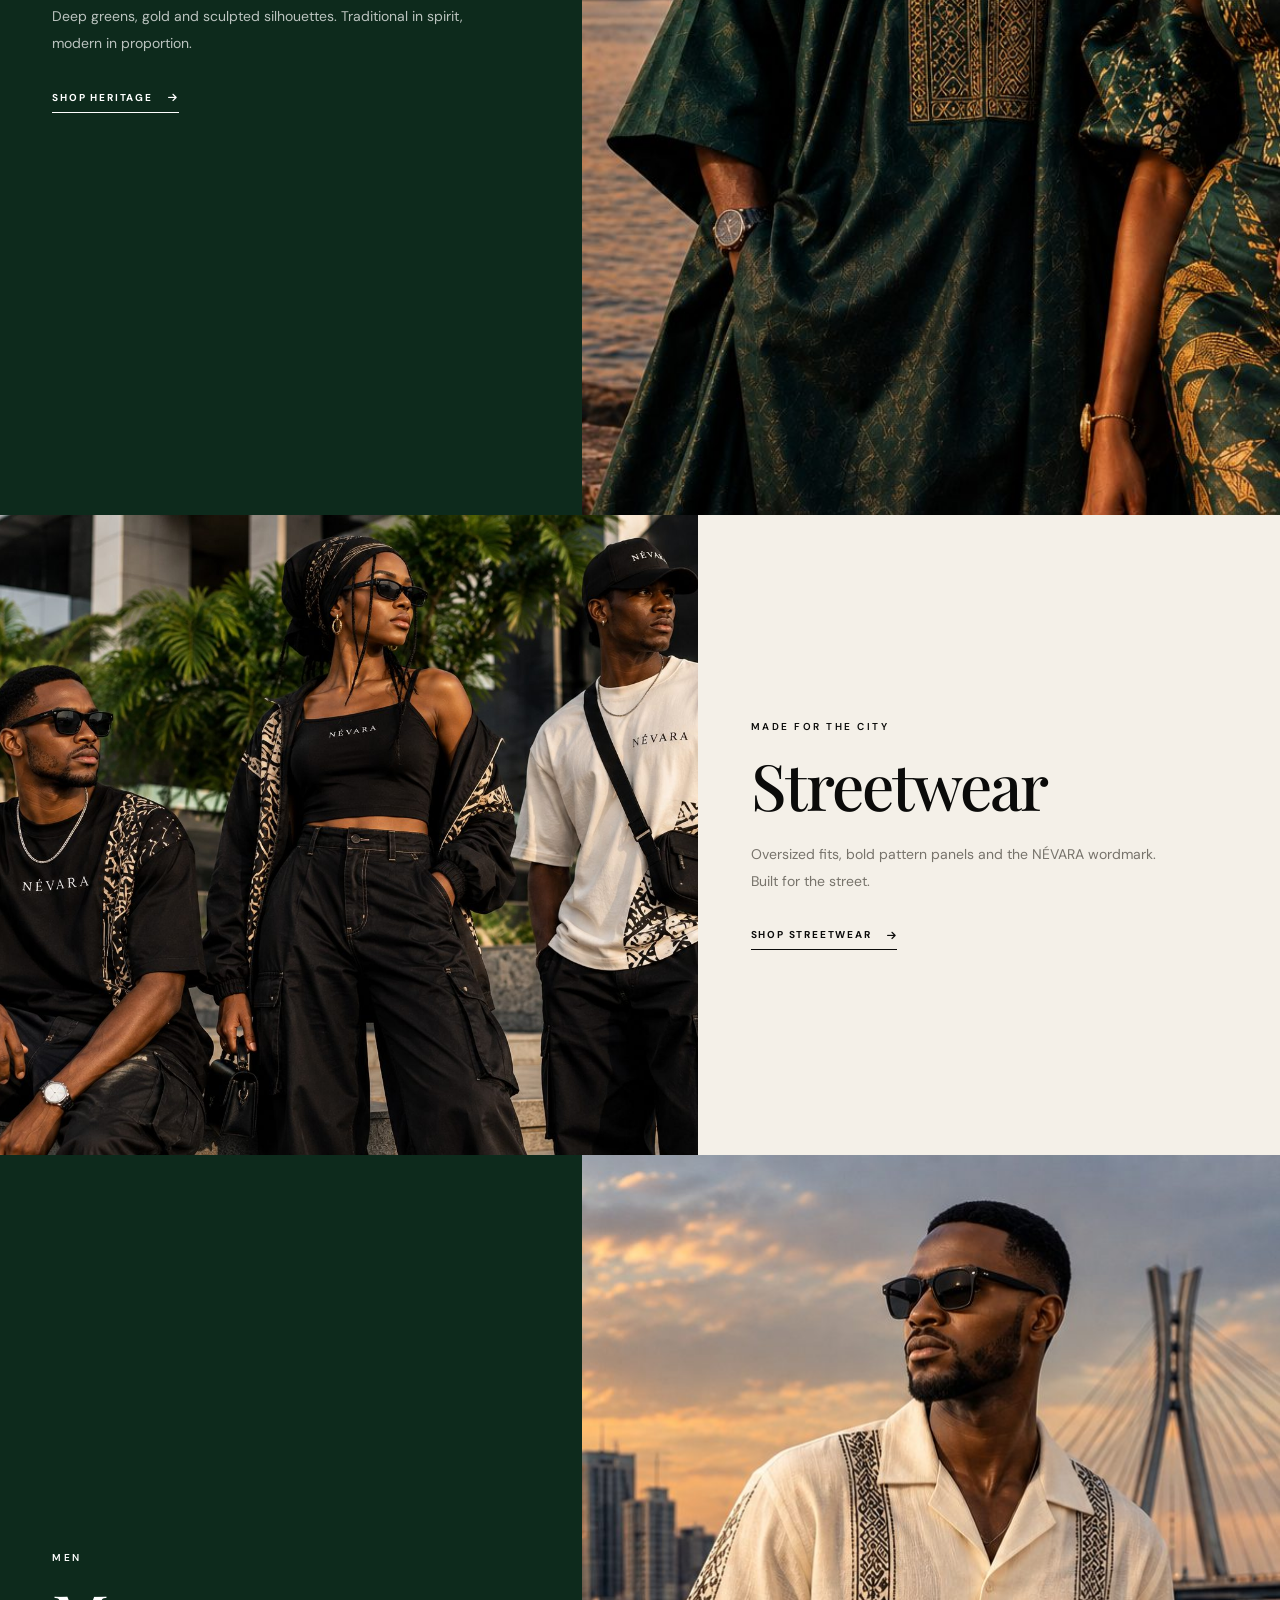
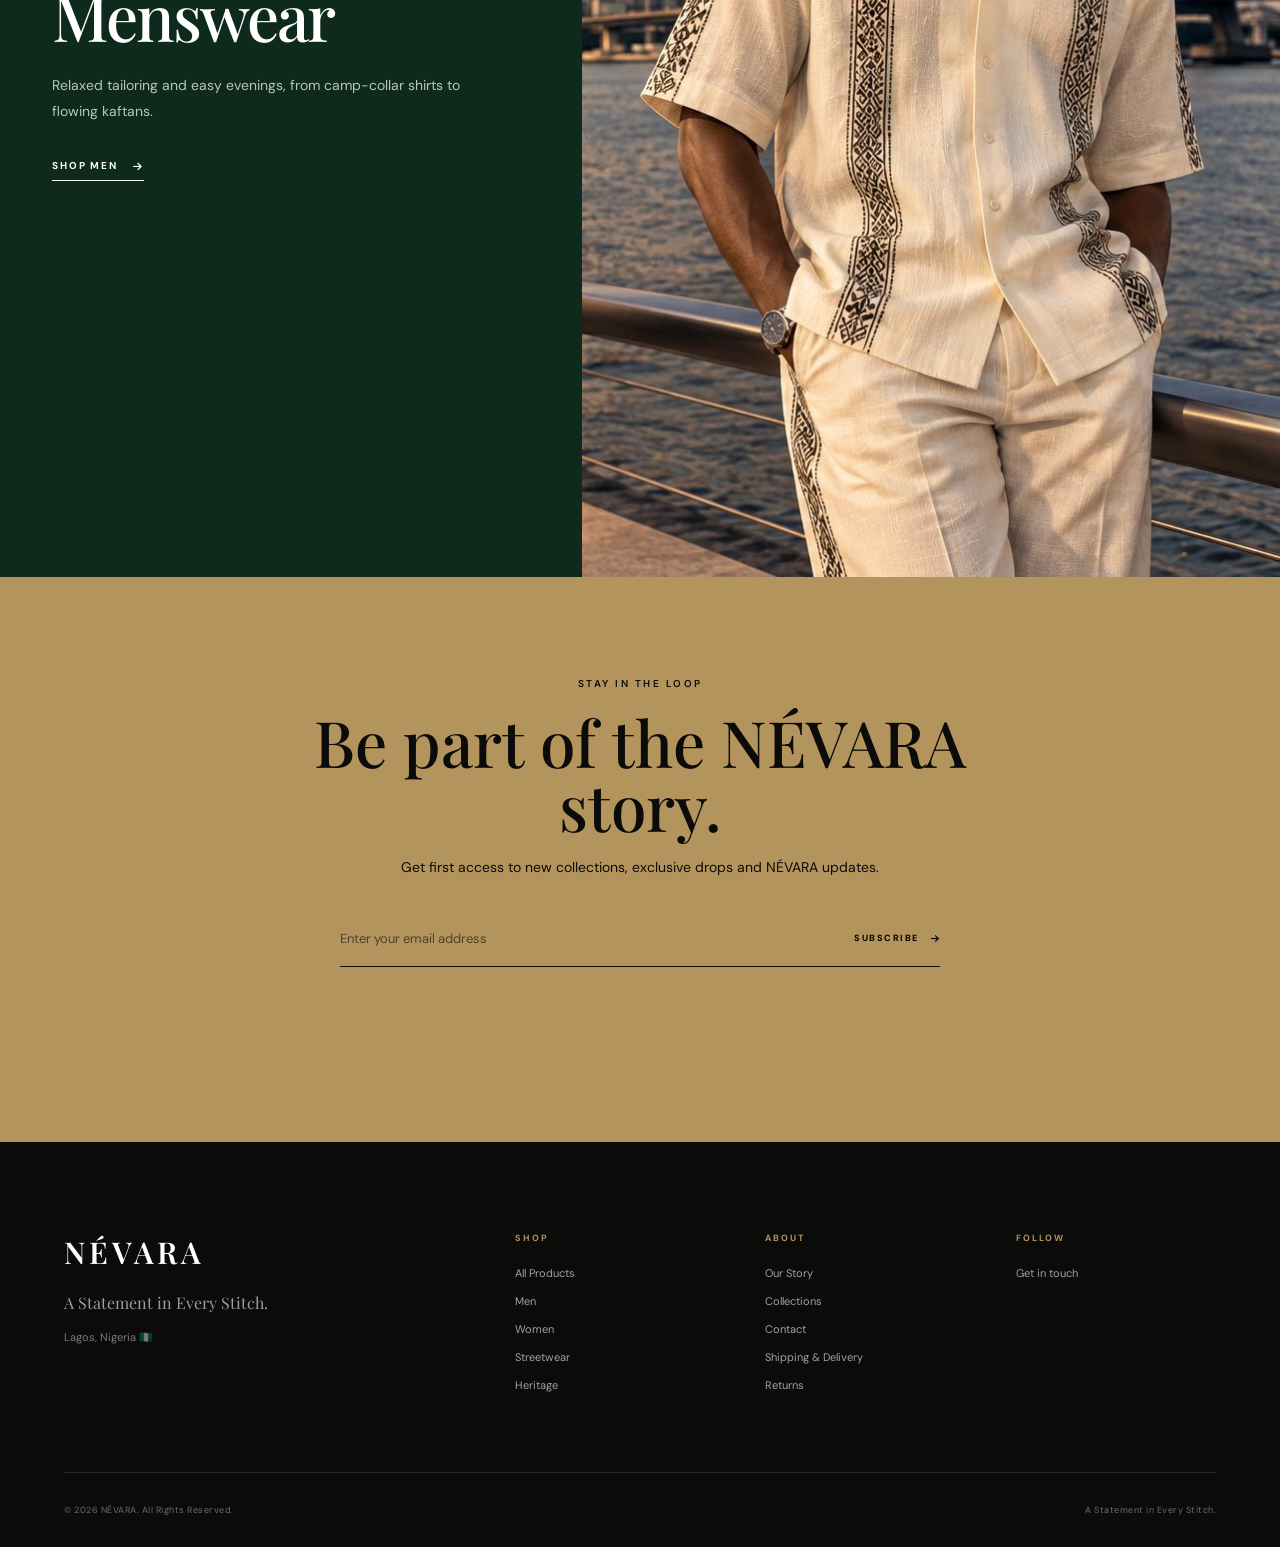
<file: nevara/collections.html>
<!DOCTYPE html>
<html lang="en">
<head>
    <meta charset="UTF-8">
    <meta name="viewport" content="width=device-width, initial-scale=1.0">
    <title>Collections | NÉVARA</title>
    <meta name="description" content="Explore NÉVARA collections: The Lagos Edit, Heritage, Streetwear and more. Designed in Lagos, Nigeria.">
    <meta name="theme-color" content="#0b0b0a">
    <meta property="og:type" content="website">
    <meta property="og:site_name" content="NÉVARA">
    <meta property="og:title" content="Collections | NÉVARA">
    <meta property="og:description" content="Explore NÉVARA collections: The Lagos Edit, Heritage, Streetwear and more. Designed in Lagos, Nigeria.">
    <meta name="twitter:card" content="summary_large_image">
    <link rel="icon" type="image/svg+xml" href="images/favicon.svg">
    <link rel="preconnect" href="https://fonts.googleapis.com">
    <link rel="preconnect" href="https://fonts.gstatic.com" crossorigin>
    <link href="https://fonts.googleapis.com/css2?family=DM+Sans:wght@300;400;500;600;700&family=Playfair+Display:wght@400;500;600;700&display=swap" rel="stylesheet">
    <link rel="stylesheet" href="https://cdnjs.cloudflare.com/ajax/libs/font-awesome/6.7.2/css/all.min.css">
    <link rel="stylesheet" href="css/style.css">
    <link rel="stylesheet" href="css/pages.css">
</head>
<body data-page="collections">
    <a class="skip-link" href="#main">Skip to content</a>
    <div class="announcement">
        <p>FREE DELIVERY ON ORDERS ABOVE ₦100,000</p>
    </div>
    <header class="header header--solid">
        <div class="container nav-container">
            <a href="index.html" class="logo" aria-label="NÉVARA home">NÉVARA</a>
            <nav class="nav" id="site-nav" aria-label="Main">
                <a href="index.html">Home</a><a href="shop.html">Shop</a><a href="collections.html" class="active" aria-current="page">Collections</a><a href="about.html">About</a><a href="contact.html">Contact</a>
            </nav>
            <div class="nav-actions">
                <a href="shop.html" aria-label="Search the shop"><i class="fa-solid fa-magnifying-glass"></i></a>
                <a href="wishlist.html" aria-label="Wishlist"><i class="fa-regular fa-heart"></i><span class="wish-count" hidden>0</span></a>
                <a href="cart.html" aria-label="Shopping bag"><i class="fa-solid fa-bag-shopping"></i><span class="cart-count" hidden>0</span></a>
                <button class="menu-toggle" type="button" aria-label="Open menu"><i class="fa-solid fa-bars"></i></button>
            </div>
        </div>
    </header>
    <main id="main">
        <section class="page-hero">
            <div class="container">
                <span class="eyebrow">NÉVARA COLLECTIONS</span>
                <h1>Wear the Culture</h1>
                <p>Every collection starts in Lagos and carries its rhythm, colour and confidence.</p>
            </div>
        </section>
        <div class="collection-list">
            <article class="collection-row">
                <div class="collection-row-image"><img src="images/hero/lagos-edit.jpg" alt="The Lagos Edit" width="1100" height="979" loading="lazy"></div>
                <div class="collection-row-text">
                    <span class="eyebrow">NEW COLLECTION — 2026</span>
                    <h2>The Lagos Edit</h2>
                    <p>Inspired by the energy, rhythm and unapologetic style of Lagos.</p>
                    <a href="shop.html?collection=lagos-edit" class="text-link">SHOP THE LAGOS EDIT <i class="fa-solid fa-arrow-right"></i></a>
                </div>
            </article>
            <article class="collection-row">
                <div class="collection-row-image"><img src="images/collections/heritage.jpg" alt="Heritage" width="650" height="964" loading="lazy"></div>
                <div class="collection-row-text">
                    <span class="eyebrow">ROOTED IN HERITAGE</span>
                    <h2>Heritage</h2>
                    <p>Deep greens, gold and sculpted silhouettes. Traditional in spirit, modern in proportion.</p>
                    <a href="shop.html?category=heritage" class="text-link">SHOP HERITAGE <i class="fa-solid fa-arrow-right"></i></a>
                </div>
            </article>
            <article class="collection-row">
                <div class="collection-row-image"><img src="images/hero/streetwear-banner.jpg" alt="Streetwear" width="1536" height="1024" loading="lazy"></div>
                <div class="collection-row-text">
                    <span class="eyebrow">MADE FOR THE CITY</span>
                    <h2>Streetwear</h2>
                    <p>Oversized fits, bold pattern panels and the NÉVARA wordmark. Built for the street.</p>
                    <a href="shop.html?category=streetwear" class="text-link">SHOP STREETWEAR <i class="fa-solid fa-arrow-right"></i></a>
                </div>
            </article>
            <article class="collection-row">
                <div class="collection-row-image"><img src="images/collections/men.jpg" alt="Menswear" width="700" height="1024" loading="lazy"></div>
                <div class="collection-row-text">
                    <span class="eyebrow">MEN</span>
                    <h2>Menswear</h2>
                    <p>Relaxed tailoring and easy evenings, from camp-collar shirts to flowing kaftans.</p>
                    <a href="shop.html?category=men" class="text-link">SHOP MEN <i class="fa-solid fa-arrow-right"></i></a>
                </div>
            </article>
        </div>
        <section class="newsletter">
            <div class="container newsletter-content">
                <span class="eyebrow">STAY IN THE LOOP</span>
                <h2>Be part of the NÉVARA story.</h2>
                <p>Get first access to new collections, exclusive drops and NÉVARA updates.</p>
                <form class="newsletter-form">
                    <input type="email" name="email" placeholder="Enter your email address" aria-label="Email address" autocomplete="email" required>
                    <button type="submit">SUBSCRIBE <i class="fa-solid fa-arrow-right"></i></button>
                </form>
                <p class="newsletter-status" role="status"></p>
            </div>
        </section>
    </main>
    <footer class="footer">
        <div class="container footer-top">
            <div class="footer-brand">
                <a href="index.html" class="footer-logo">NÉVARA</a>
                <p>A Statement in Every Stitch.</p>
                <span>Lagos, Nigeria 🇳🇬</span>
            </div>
            <div class="footer-column">
                <h4>SHOP</h4>
                <a href="shop.html">All Products</a>
                <a href="shop.html?category=men">Men</a>
                <a href="shop.html?category=women">Women</a>
                <a href="shop.html?category=streetwear">Streetwear</a>
                <a href="shop.html?category=heritage">Heritage</a>
            </div>
            <div class="footer-column">
                <h4>ABOUT</h4>
                <a href="about.html">Our Story</a>
                <a href="collections.html">Collections</a>
                <a href="contact.html">Contact</a>
                <a href="shipping-returns.html">Shipping &amp; Delivery</a>
                <a href="shipping-returns.html#returns">Returns</a>
            </div>
            <div class="footer-column">
                <h4>FOLLOW</h4>
                <a href="#" data-social="instagram" hidden>Instagram</a>
                <a href="#" data-social="tiktok" hidden>TikTok</a>
                <a href="#" data-social="facebook" hidden>Facebook</a>
                <a href="#" data-social="x" hidden>X</a>
                <a href="contact.html">Get in touch</a>
            </div>
        </div>
        <div class="container footer-bottom">
            <p>© 2026 NÉVARA. All Rights Reserved.</p>
            <p>A Statement in Every Stitch.</p>
        </div>
    </footer>
    <script src="js/config.js"></script>
    <script src="js/products.js"></script>
    <script src="js/script.js"></script>
</body>
</html>
</file>
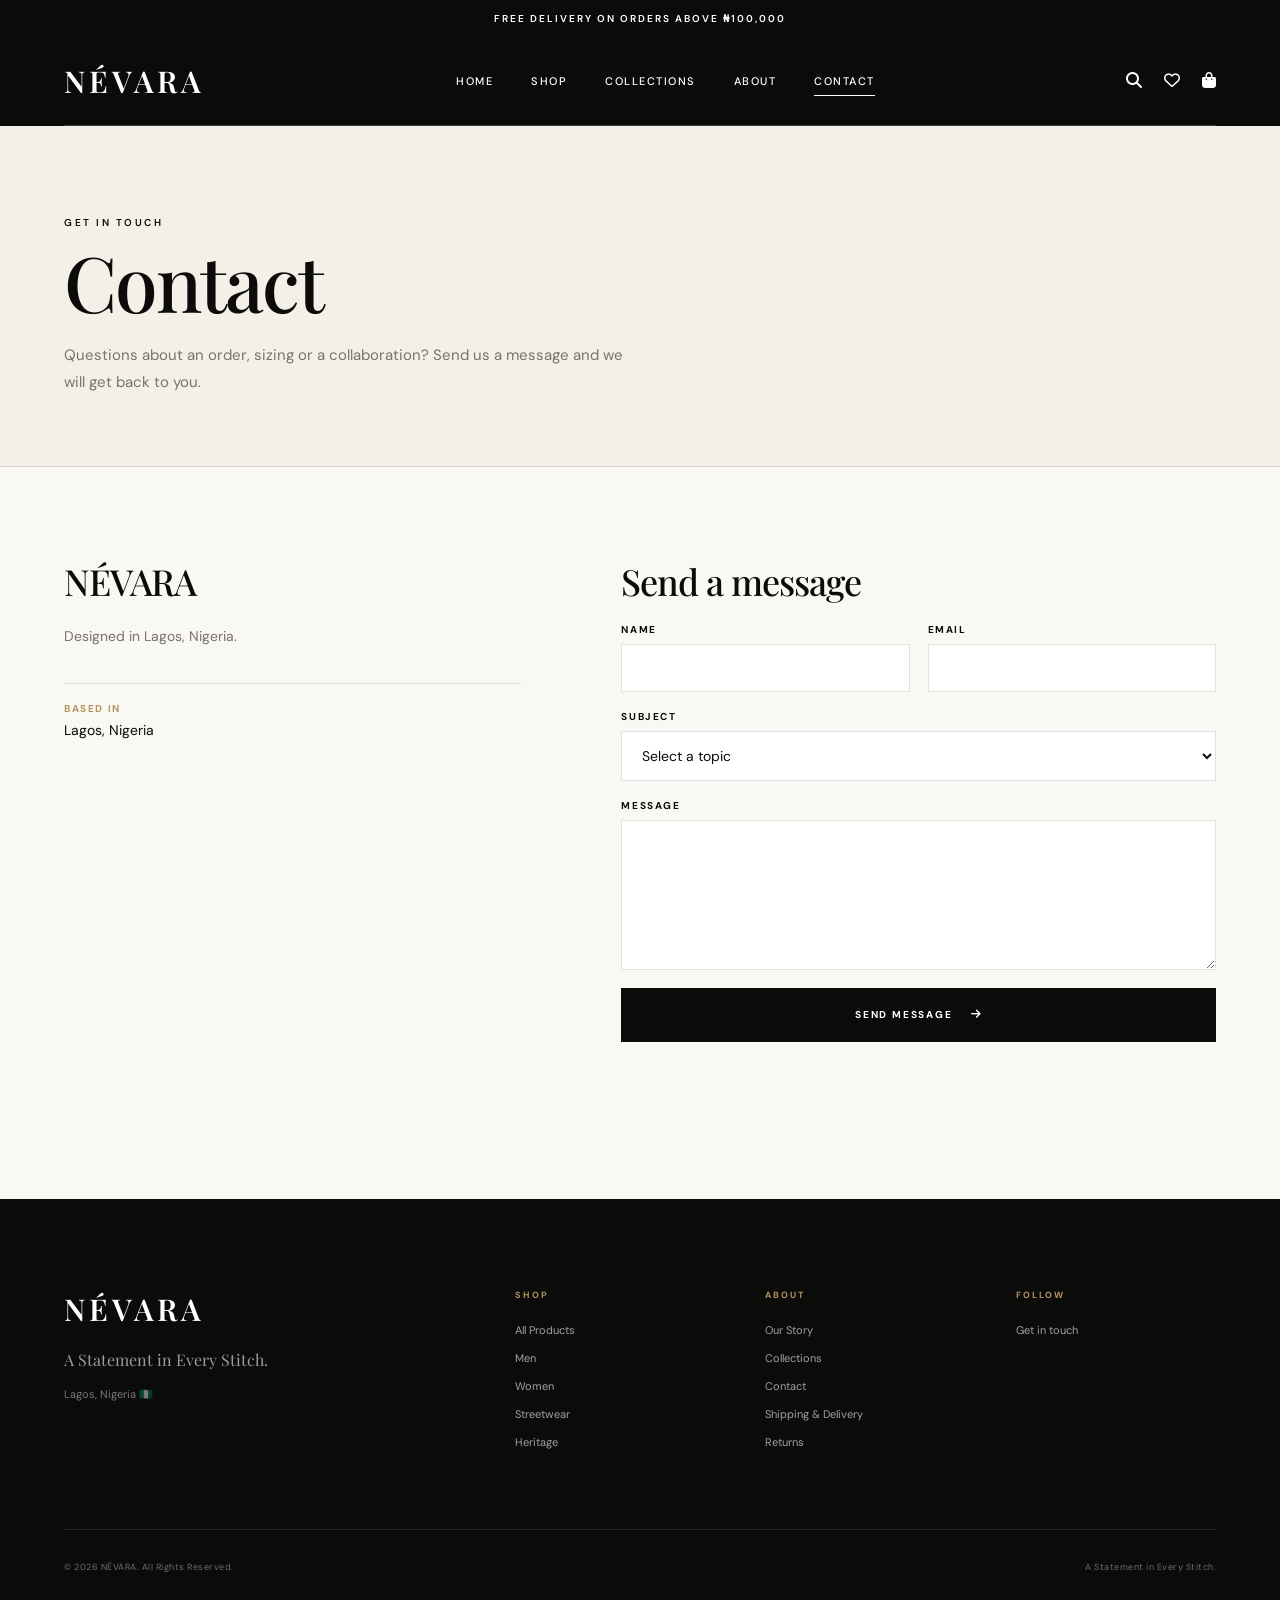
<file: nevara/contact.html>
<!DOCTYPE html>
<html lang="en">
<head>
    <meta charset="UTF-8">
    <meta name="viewport" content="width=device-width, initial-scale=1.0">
    <title>Contact | NÉVARA</title>
    <meta name="description" content="Get in touch with NÉVARA for orders, sizing, styling or collaborations.">
    <meta name="theme-color" content="#0b0b0a">
    <meta property="og:type" content="website">
    <meta property="og:site_name" content="NÉVARA">
    <meta property="og:title" content="Contact | NÉVARA">
    <meta property="og:description" content="Get in touch with NÉVARA for orders, sizing, styling or collaborations.">
    <meta name="twitter:card" content="summary_large_image">
    <link rel="icon" type="image/svg+xml" href="images/favicon.svg">
    <link rel="preconnect" href="https://fonts.googleapis.com">
    <link rel="preconnect" href="https://fonts.gstatic.com" crossorigin>
    <link href="https://fonts.googleapis.com/css2?family=DM+Sans:wght@300;400;500;600;700&family=Playfair+Display:wght@400;500;600;700&display=swap" rel="stylesheet">
    <link rel="stylesheet" href="https://cdnjs.cloudflare.com/ajax/libs/font-awesome/6.7.2/css/all.min.css">
    <link rel="stylesheet" href="css/style.css">
    <link rel="stylesheet" href="css/pages.css">
</head>
<body>
    <a class="skip-link" href="#main">Skip to content</a>
    <div class="announcement">
        <p>FREE DELIVERY ON ORDERS ABOVE ₦100,000</p>
    </div>
    <header class="header header--solid">
        <div class="container nav-container">
            <a href="index.html" class="logo" aria-label="NÉVARA home">NÉVARA</a>
            <nav class="nav" id="site-nav" aria-label="Main">
                <a href="index.html">Home</a><a href="shop.html">Shop</a><a href="collections.html">Collections</a><a href="about.html">About</a><a href="contact.html" class="active" aria-current="page">Contact</a>
            </nav>
            <div class="nav-actions">
                <a href="shop.html" aria-label="Search the shop"><i class="fa-solid fa-magnifying-glass"></i></a>
                <a href="wishlist.html" aria-label="Wishlist"><i class="fa-regular fa-heart"></i><span class="wish-count" hidden>0</span></a>
                <a href="cart.html" aria-label="Shopping bag"><i class="fa-solid fa-bag-shopping"></i><span class="cart-count" hidden>0</span></a>
                <button class="menu-toggle" type="button" aria-label="Open menu"><i class="fa-solid fa-bars"></i></button>
            </div>
        </div>
    </header>
    <main id="main">
        <section class="page-hero">
            <div class="container">
                <span class="eyebrow">GET IN TOUCH</span>
                <h1>Contact</h1>
                <p>Questions about an order, sizing or a collaboration? Send us a message and we will get back to you.</p>
            </div>
        </section>
        <div class="container contact-grid">
            <div class="contact-info">
                <h2>NÉVARA</h2>
                <p>Designed in Lagos, Nigeria.</p>
                <div class="contact-item"><small>EMAIL</small><a href="#" data-contact="email"></a></div>
                <div class="contact-item"><small>PHONE</small><a href="#" data-contact="phone"></a></div>
                <div class="contact-item"><small>BASED IN</small><span data-contact="address"></span></div>
                <a href="#" class="btn btn-dark" id="whatsapp-link" target="_blank" rel="noopener noreferrer" hidden>CHAT ON WHATSAPP <i class="fa-brands fa-whatsapp"></i></a>
            </div>
            <div class="contact-form-wrap">
                <h2>Send a message</h2>
                <form id="contact-form" novalidate>
                    <div class="form-two">
                        <div class="field"><label for="c-name">Name</label><input id="c-name" name="name" type="text" autocomplete="name" required></div>
                        <div class="field"><label for="c-email">Email</label><input id="c-email" name="email" type="email" autocomplete="email" required></div>
                    </div>
                    <div class="field"><label for="c-subject">Subject</label>
                        <select id="c-subject" name="subject" required>
                            <option value="">Select a topic</option>
                            <option>Order enquiry</option>
                            <option>Sizing and fit</option>
                            <option>Styling</option>
                            <option>Collaboration or press</option>
                            <option>Something else</option>
                        </select></div>
                    <div class="field"><label for="c-message">Message</label><textarea id="c-message" name="message" required></textarea></div>
                    <div class="honeypot" aria-hidden="true"><label>Leave this empty<input type="text" name="company" tabindex="-1" autocomplete="off"></label></div>
                    <button type="submit" class="btn btn-dark btn-block">SEND MESSAGE <i class="fa-solid fa-arrow-right"></i></button>
                    <p class="form-status" id="contact-status" role="status"></p>
                </form>
            </div>
        </div>
    </main>
    <footer class="footer">
        <div class="container footer-top">
            <div class="footer-brand">
                <a href="index.html" class="footer-logo">NÉVARA</a>
                <p>A Statement in Every Stitch.</p>
                <span>Lagos, Nigeria 🇳🇬</span>
            </div>
            <div class="footer-column">
                <h4>SHOP</h4>
                <a href="shop.html">All Products</a>
                <a href="shop.html?category=men">Men</a>
                <a href="shop.html?category=women">Women</a>
                <a href="shop.html?category=streetwear">Streetwear</a>
                <a href="shop.html?category=heritage">Heritage</a>
            </div>
            <div class="footer-column">
                <h4>ABOUT</h4>
                <a href="about.html">Our Story</a>
                <a href="collections.html">Collections</a>
                <a href="contact.html">Contact</a>
                <a href="shipping-returns.html">Shipping &amp; Delivery</a>
                <a href="shipping-returns.html#returns">Returns</a>
            </div>
            <div class="footer-column">
                <h4>FOLLOW</h4>
                <a href="#" data-social="instagram" hidden>Instagram</a>
                <a href="#" data-social="tiktok" hidden>TikTok</a>
                <a href="#" data-social="facebook" hidden>Facebook</a>
                <a href="#" data-social="x" hidden>X</a>
                <a href="contact.html">Get in touch</a>
            </div>
        </div>
        <div class="container footer-bottom">
            <p>© 2026 NÉVARA. All Rights Reserved.</p>
            <p>A Statement in Every Stitch.</p>
        </div>
    </footer>
    <script src="js/config.js"></script>
    <script src="js/products.js"></script>
    <script src="js/script.js"></script>
</body>
</html>
</file>
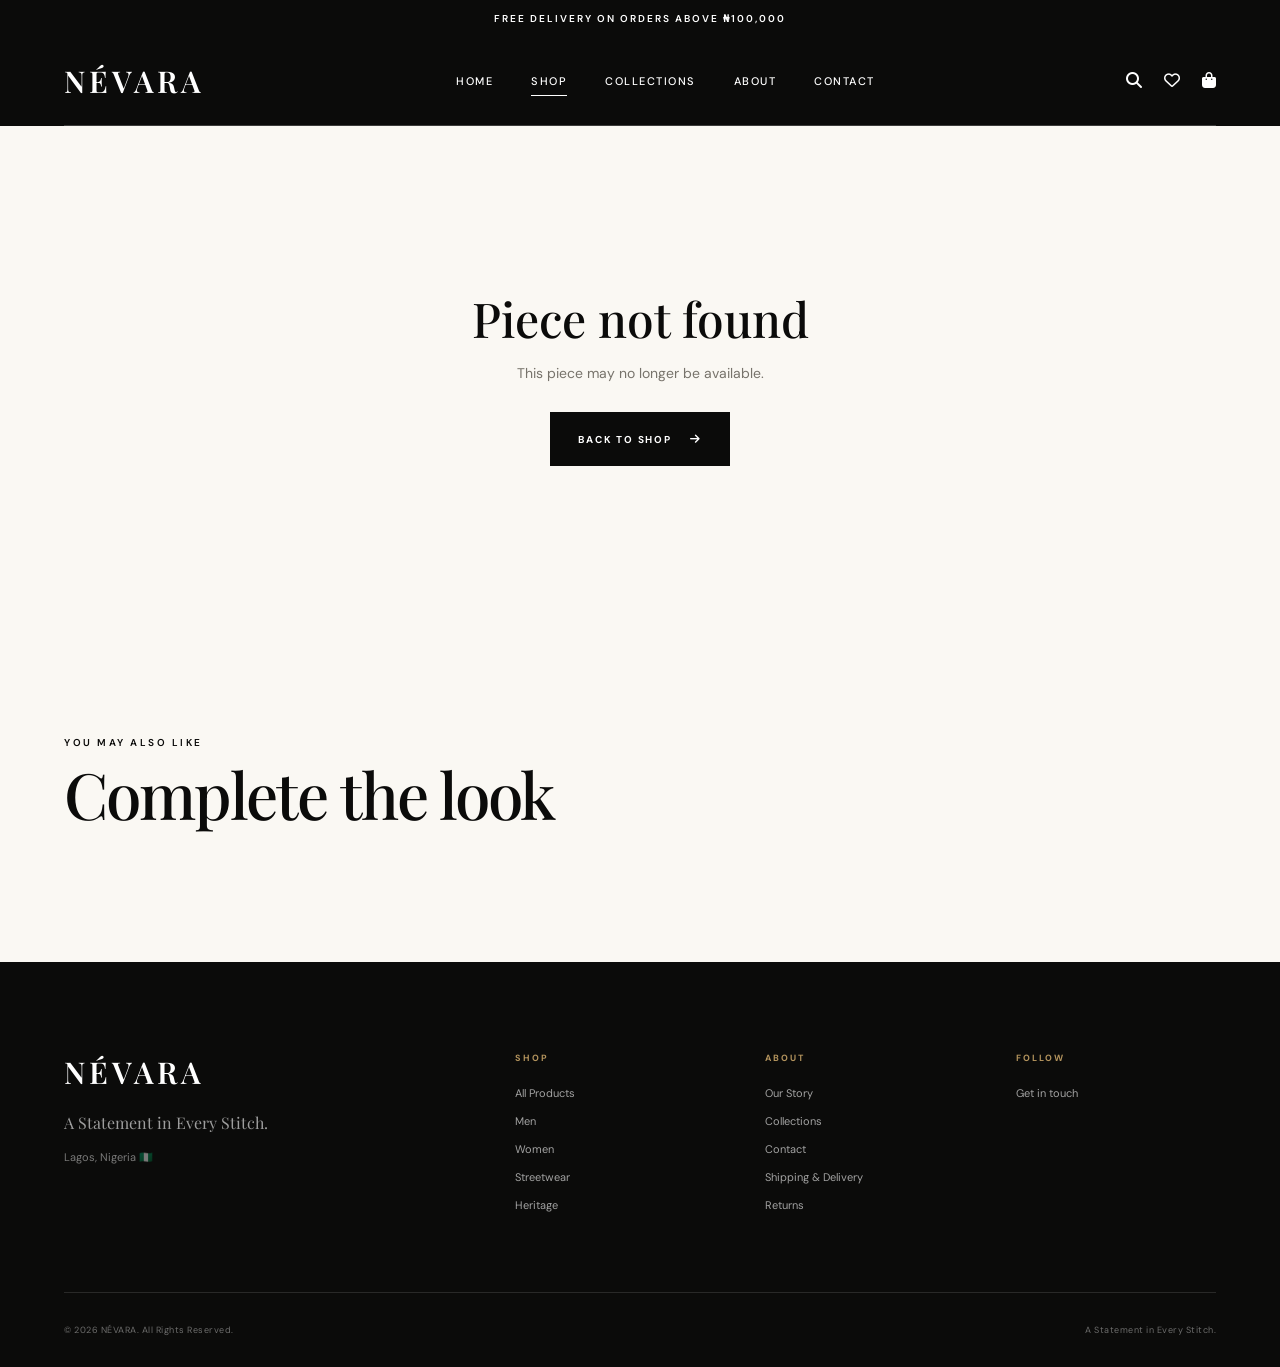
<file: nevara/product.html>
<!DOCTYPE html>
<html lang="en">
<head>
    <meta charset="UTF-8">
    <meta name="viewport" content="width=device-width, initial-scale=1.0">
    <title>Product | NÉVARA</title>
    <meta name="description" content="Discover this NÉVARA piece, designed in Lagos.">
    <meta name="theme-color" content="#0b0b0a">
    <meta property="og:type" content="website">
    <meta property="og:site_name" content="NÉVARA">
    <meta property="og:title" content="Product | NÉVARA">
    <meta property="og:description" content="Discover this NÉVARA piece, designed in Lagos.">
    <meta name="twitter:card" content="summary_large_image">
    <link rel="icon" type="image/svg+xml" href="images/favicon.svg">
    <link rel="preconnect" href="https://fonts.googleapis.com">
    <link rel="preconnect" href="https://fonts.gstatic.com" crossorigin>
    <link href="https://fonts.googleapis.com/css2?family=DM+Sans:wght@300;400;500;600;700&family=Playfair+Display:wght@400;500;600;700&display=swap" rel="stylesheet">
    <link rel="stylesheet" href="https://cdnjs.cloudflare.com/ajax/libs/font-awesome/6.7.2/css/all.min.css">
    <link rel="stylesheet" href="css/style.css">
    <link rel="stylesheet" href="css/pages.css">
</head>
<body data-page="product">
    <a class="skip-link" href="#main">Skip to content</a>
    <div class="announcement">
        <p>FREE DELIVERY ON ORDERS ABOVE ₦100,000</p>
    </div>
    <header class="header header--solid">
        <div class="container nav-container">
            <a href="index.html" class="logo" aria-label="NÉVARA home">NÉVARA</a>
            <nav class="nav" id="site-nav" aria-label="Main">
                <a href="index.html">Home</a><a href="shop.html" class="active" aria-current="page">Shop</a><a href="collections.html">Collections</a><a href="about.html">About</a><a href="contact.html">Contact</a>
            </nav>
            <div class="nav-actions">
                <a href="shop.html" aria-label="Search the shop"><i class="fa-solid fa-magnifying-glass"></i></a>
                <a href="wishlist.html" aria-label="Wishlist"><i class="fa-regular fa-heart"></i><span class="wish-count" hidden>0</span></a>
                <a href="cart.html" aria-label="Shopping bag"><i class="fa-solid fa-bag-shopping"></i><span class="cart-count" hidden>0</span></a>
                <button class="menu-toggle" type="button" aria-label="Open menu"><i class="fa-solid fa-bars"></i></button>
            </div>
        </div>
    </header>
    <main id="main">
        <div class="container product-detail" id="product-detail"></div>
        <section class="products section-sm">
            <div class="container">
                <div class="section-heading">
                    <div>
                        <span class="eyebrow">YOU MAY ALSO LIKE</span>
                        <h2>Complete the look</h2>
                    </div>
                </div>
                <div class="product-grid" id="related-grid"></div>
            </div>
        </section>
    </main>
    <footer class="footer">
        <div class="container footer-top">
            <div class="footer-brand">
                <a href="index.html" class="footer-logo">NÉVARA</a>
                <p>A Statement in Every Stitch.</p>
                <span>Lagos, Nigeria 🇳🇬</span>
            </div>
            <div class="footer-column">
                <h4>SHOP</h4>
                <a href="shop.html">All Products</a>
                <a href="shop.html?category=men">Men</a>
                <a href="shop.html?category=women">Women</a>
                <a href="shop.html?category=streetwear">Streetwear</a>
                <a href="shop.html?category=heritage">Heritage</a>
            </div>
            <div class="footer-column">
                <h4>ABOUT</h4>
                <a href="about.html">Our Story</a>
                <a href="collections.html">Collections</a>
                <a href="contact.html">Contact</a>
                <a href="shipping-returns.html">Shipping &amp; Delivery</a>
                <a href="shipping-returns.html#returns">Returns</a>
            </div>
            <div class="footer-column">
                <h4>FOLLOW</h4>
                <a href="#" data-social="instagram" hidden>Instagram</a>
                <a href="#" data-social="tiktok" hidden>TikTok</a>
                <a href="#" data-social="facebook" hidden>Facebook</a>
                <a href="#" data-social="x" hidden>X</a>
                <a href="contact.html">Get in touch</a>
            </div>
        </div>
        <div class="container footer-bottom">
            <p>© 2026 NÉVARA. All Rights Reserved.</p>
            <p>A Statement in Every Stitch.</p>
        </div>
    </footer>
    <script src="js/config.js"></script>
    <script src="js/products.js"></script>
    <script src="js/script.js"></script>
</body>
</html>
</file>
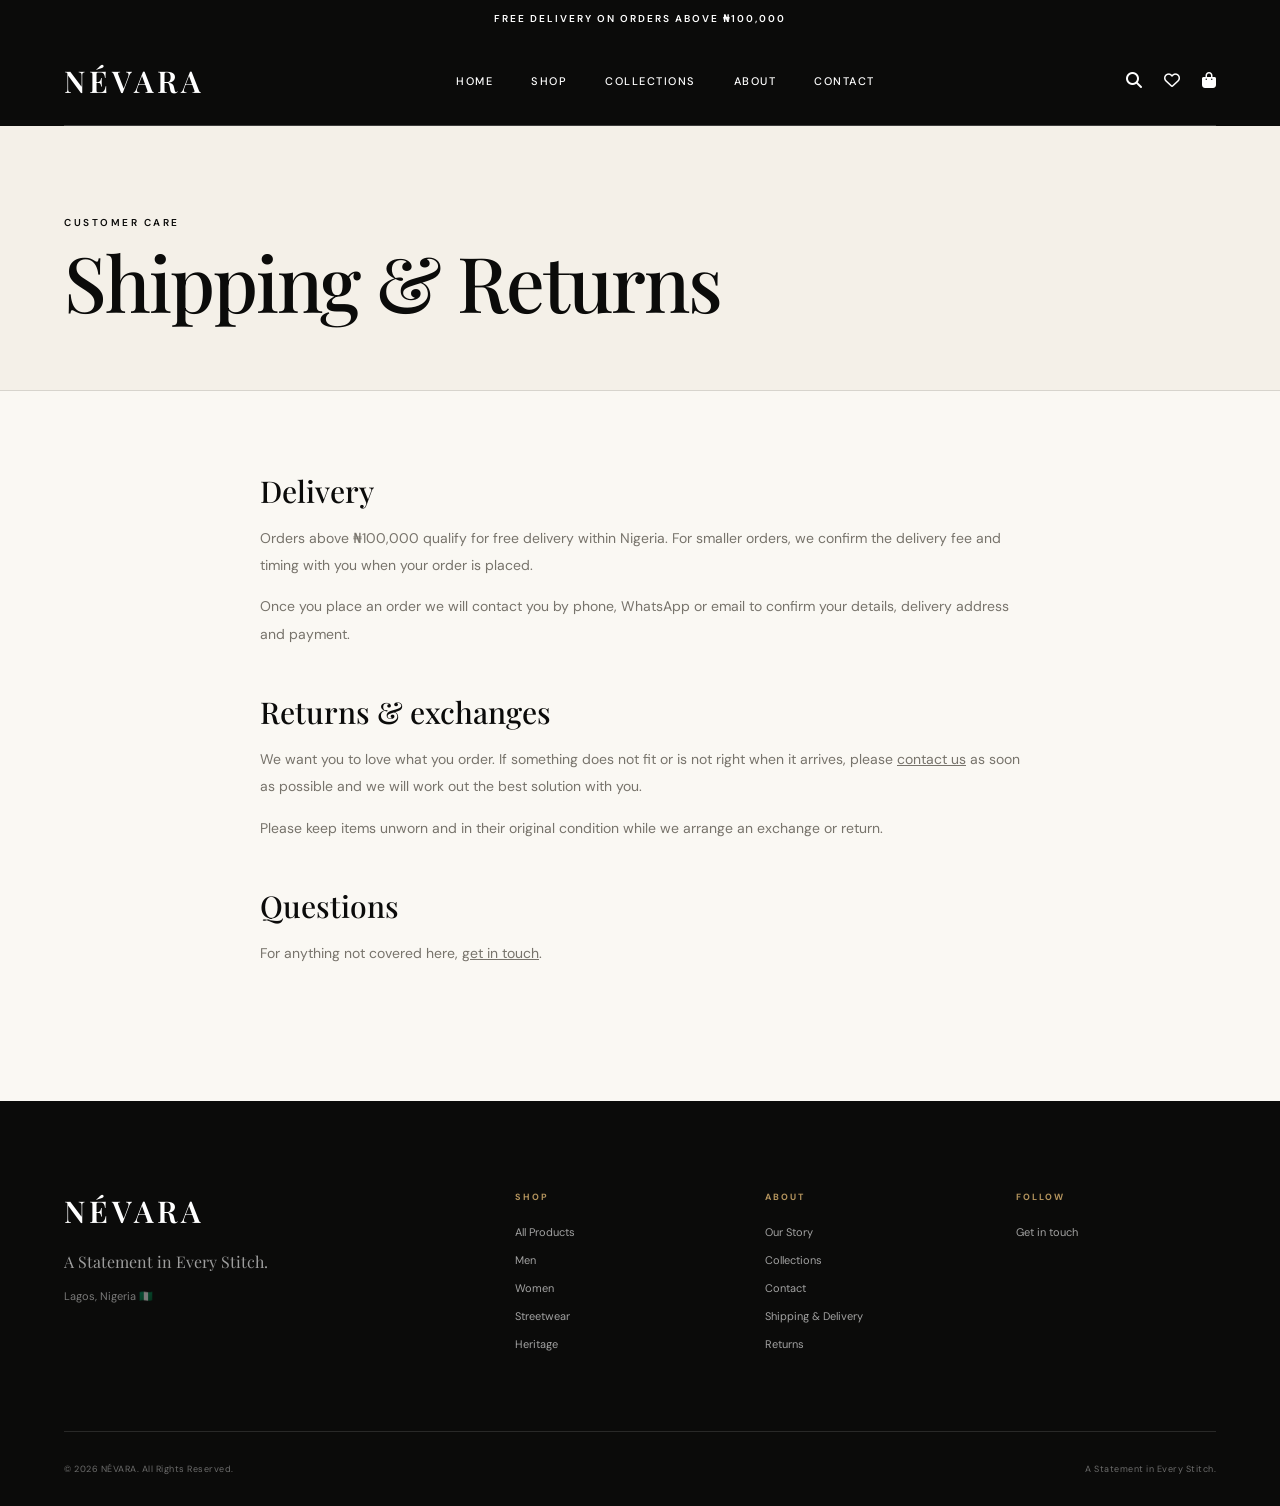
<file: nevara/shipping-returns.html>
<!DOCTYPE html>
<html lang="en">
<head>
    <meta charset="UTF-8">
    <meta name="viewport" content="width=device-width, initial-scale=1.0">
    <title>Shipping &amp; Returns | NÉVARA</title>
    <meta name="description" content="Delivery and returns information for NÉVARA orders.">
    <meta name="theme-color" content="#0b0b0a">
    <meta property="og:type" content="website">
    <meta property="og:site_name" content="NÉVARA">
    <meta property="og:title" content="Shipping &amp; Returns | NÉVARA">
    <meta property="og:description" content="Delivery and returns information for NÉVARA orders.">
    <meta name="twitter:card" content="summary_large_image">
    <link rel="icon" type="image/svg+xml" href="images/favicon.svg">
    <link rel="preconnect" href="https://fonts.googleapis.com">
    <link rel="preconnect" href="https://fonts.gstatic.com" crossorigin>
    <link href="https://fonts.googleapis.com/css2?family=DM+Sans:wght@300;400;500;600;700&family=Playfair+Display:wght@400;500;600;700&display=swap" rel="stylesheet">
    <link rel="stylesheet" href="https://cdnjs.cloudflare.com/ajax/libs/font-awesome/6.7.2/css/all.min.css">
    <link rel="stylesheet" href="css/style.css">
    <link rel="stylesheet" href="css/pages.css">
</head>
<body>
    <a class="skip-link" href="#main">Skip to content</a>
    <div class="announcement">
        <p>FREE DELIVERY ON ORDERS ABOVE ₦100,000</p>
    </div>
    <header class="header header--solid">
        <div class="container nav-container">
            <a href="index.html" class="logo" aria-label="NÉVARA home">NÉVARA</a>
            <nav class="nav" id="site-nav" aria-label="Main">
                <a href="index.html">Home</a><a href="shop.html">Shop</a><a href="collections.html">Collections</a><a href="about.html">About</a><a href="contact.html">Contact</a>
            </nav>
            <div class="nav-actions">
                <a href="shop.html" aria-label="Search the shop"><i class="fa-solid fa-magnifying-glass"></i></a>
                <a href="wishlist.html" aria-label="Wishlist"><i class="fa-regular fa-heart"></i><span class="wish-count" hidden>0</span></a>
                <a href="cart.html" aria-label="Shopping bag"><i class="fa-solid fa-bag-shopping"></i><span class="cart-count" hidden>0</span></a>
                <button class="menu-toggle" type="button" aria-label="Open menu"><i class="fa-solid fa-bars"></i></button>
            </div>
        </div>
    </header>
    <main id="main">
        <section class="page-hero">
            <div class="container">
                <span class="eyebrow">CUSTOMER CARE</span>
                <h1>Shipping &amp; Returns</h1>
            </div>
        </section>
        <div class="container prose">
            <h2>Delivery</h2>
            <p>Orders above ₦100,000 qualify for free delivery within Nigeria. For smaller orders, we confirm the delivery fee and timing with you when your order is placed.</p>
            <p>Once you place an order we will contact you by phone, WhatsApp or email to confirm your details, delivery address and payment.</p>
            <h2 id="returns">Returns &amp; exchanges</h2>
            <p>We want you to love what you order. If something does not fit or is not right when it arrives, please <a href="contact.html">contact us</a> as soon as possible and we will work out the best solution with you.</p>
            <p>Please keep items unworn and in their original condition while we arrange an exchange or return.</p>
            <h2>Questions</h2>
            <p>For anything not covered here, <a href="contact.html">get in touch</a>.</p>
        </div>
    </main>
    <footer class="footer">
        <div class="container footer-top">
            <div class="footer-brand">
                <a href="index.html" class="footer-logo">NÉVARA</a>
                <p>A Statement in Every Stitch.</p>
                <span>Lagos, Nigeria 🇳🇬</span>
            </div>
            <div class="footer-column">
                <h4>SHOP</h4>
                <a href="shop.html">All Products</a>
                <a href="shop.html?category=men">Men</a>
                <a href="shop.html?category=women">Women</a>
                <a href="shop.html?category=streetwear">Streetwear</a>
                <a href="shop.html?category=heritage">Heritage</a>
            </div>
            <div class="footer-column">
                <h4>ABOUT</h4>
                <a href="about.html">Our Story</a>
                <a href="collections.html">Collections</a>
                <a href="contact.html">Contact</a>
                <a href="shipping-returns.html">Shipping &amp; Delivery</a>
                <a href="shipping-returns.html#returns">Returns</a>
            </div>
            <div class="footer-column">
                <h4>FOLLOW</h4>
                <a href="#" data-social="instagram" hidden>Instagram</a>
                <a href="#" data-social="tiktok" hidden>TikTok</a>
                <a href="#" data-social="facebook" hidden>Facebook</a>
                <a href="#" data-social="x" hidden>X</a>
                <a href="contact.html">Get in touch</a>
            </div>
        </div>
        <div class="container footer-bottom">
            <p>© 2026 NÉVARA. All Rights Reserved.</p>
            <p>A Statement in Every Stitch.</p>
        </div>
    </footer>
    <script src="js/config.js"></script>
    <script src="js/products.js"></script>
    <script src="js/script.js"></script>
</body>
</html>
</file>
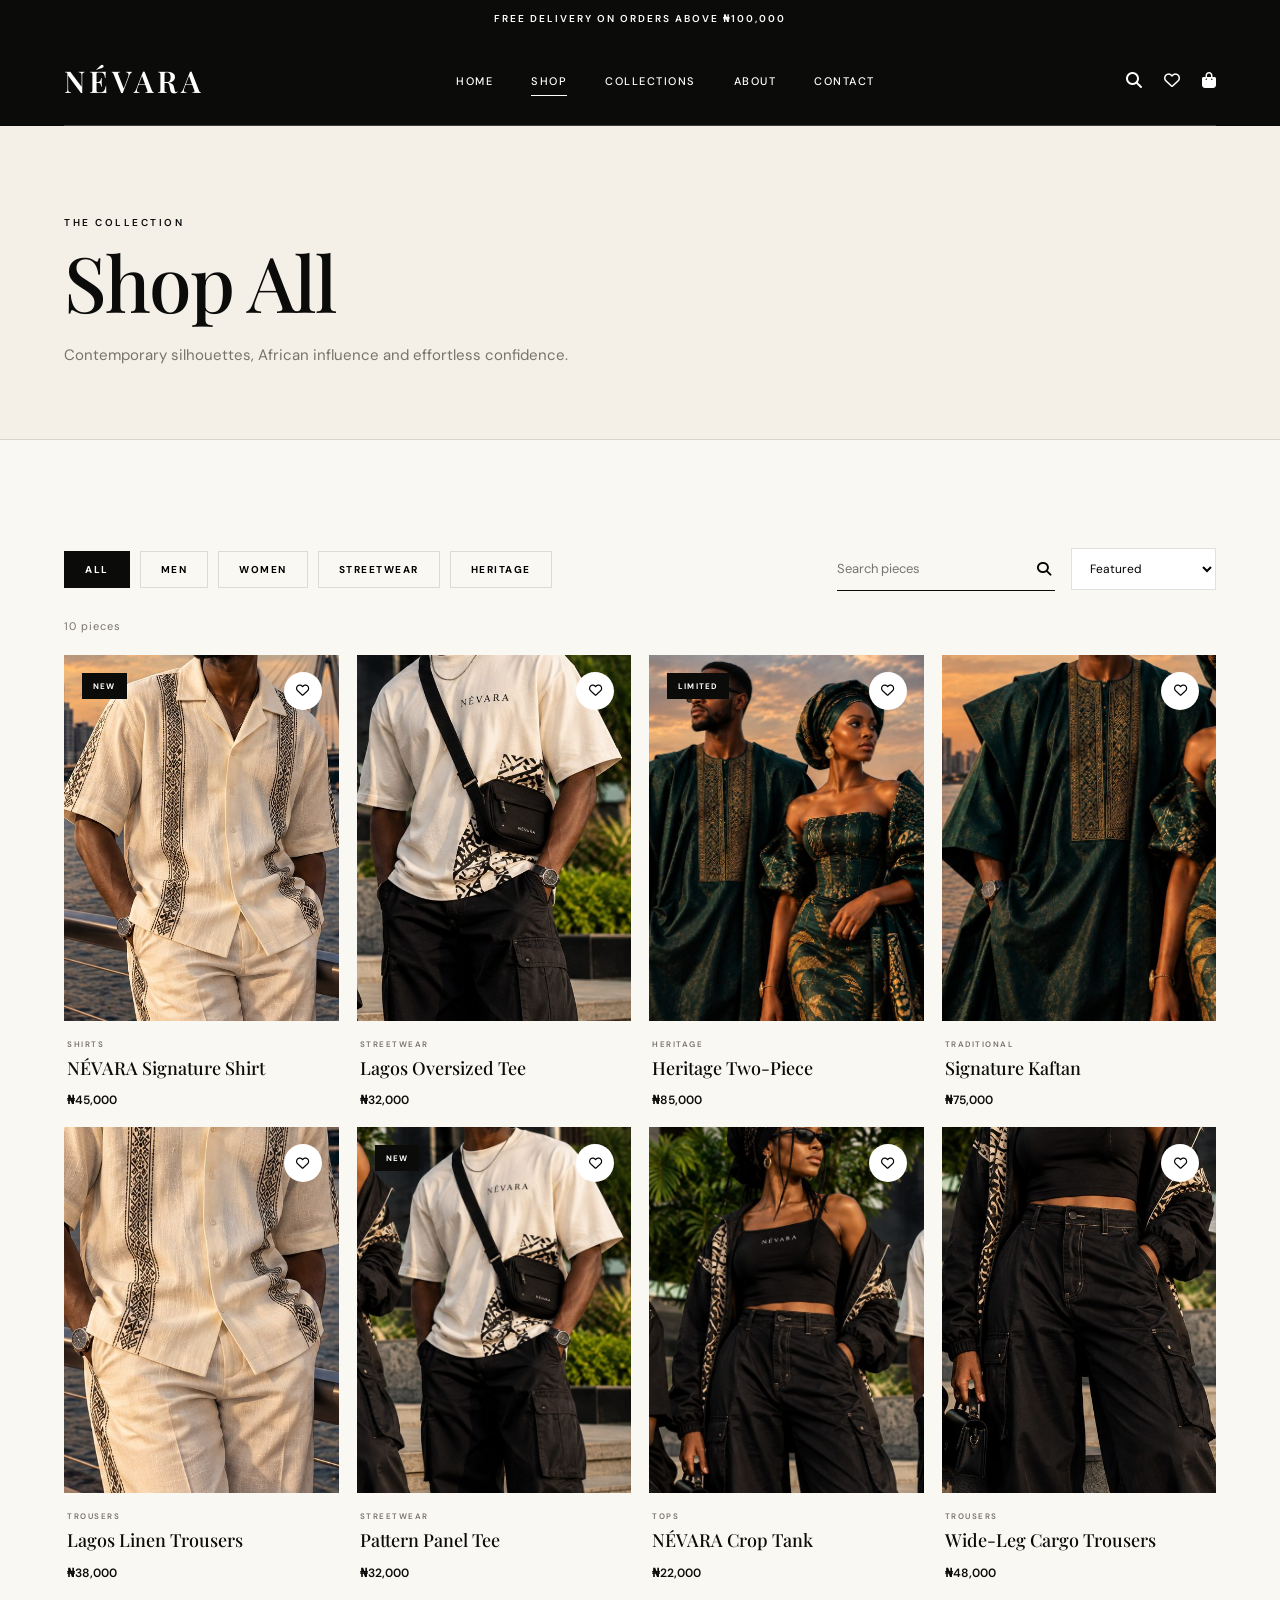
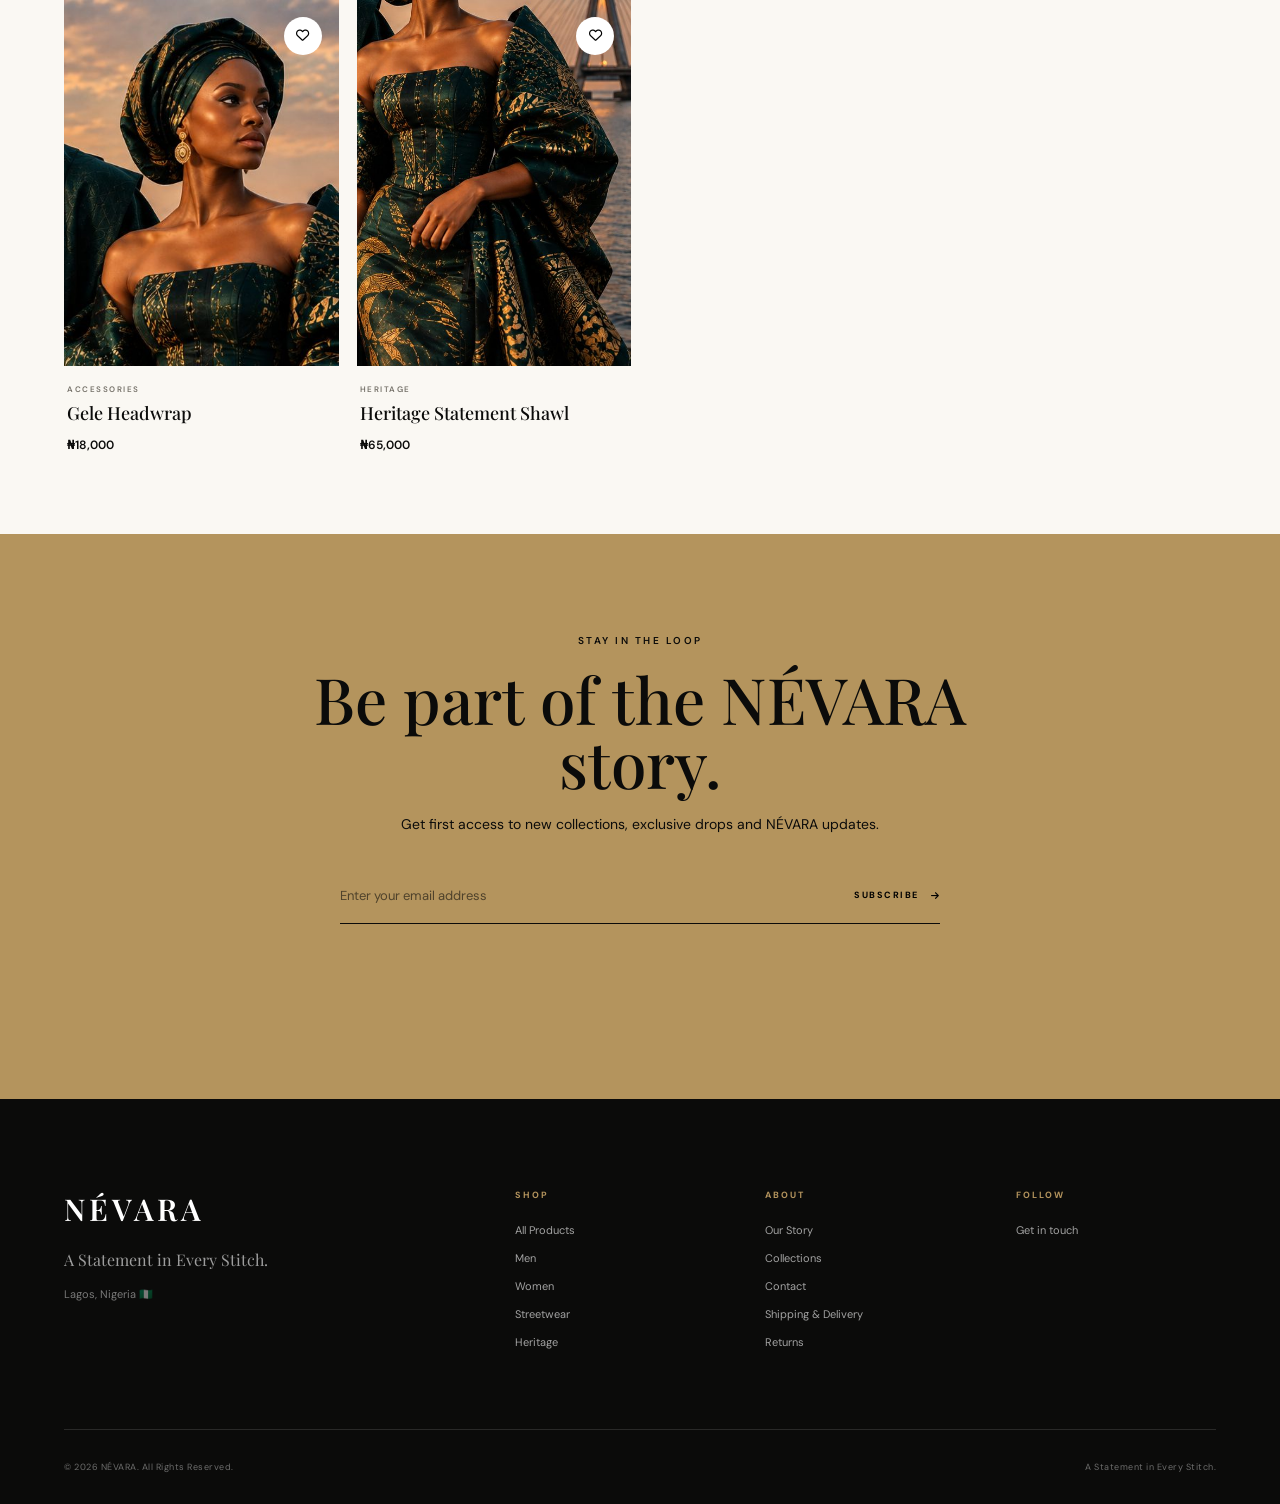
<file: nevara/shop.html>
<!DOCTYPE html>
<html lang="en">
<head>
    <meta charset="UTF-8">
    <meta name="viewport" content="width=device-width, initial-scale=1.0">
    <title>Shop | NÉVARA</title>
    <meta name="description" content="Shop NÉVARA menswear, womenswear, streetwear and heritage pieces. Contemporary Nigerian fashion designed in Lagos.">
    <meta name="theme-color" content="#0b0b0a">
    <meta property="og:type" content="website">
    <meta property="og:site_name" content="NÉVARA">
    <meta property="og:title" content="Shop | NÉVARA">
    <meta property="og:description" content="Shop NÉVARA menswear, womenswear, streetwear and heritage pieces. Contemporary Nigerian fashion designed in Lagos.">
    <meta name="twitter:card" content="summary_large_image">
    <link rel="icon" type="image/svg+xml" href="images/favicon.svg">
    <link rel="preconnect" href="https://fonts.googleapis.com">
    <link rel="preconnect" href="https://fonts.gstatic.com" crossorigin>
    <link href="https://fonts.googleapis.com/css2?family=DM+Sans:wght@300;400;500;600;700&family=Playfair+Display:wght@400;500;600;700&display=swap" rel="stylesheet">
    <link rel="stylesheet" href="https://cdnjs.cloudflare.com/ajax/libs/font-awesome/6.7.2/css/all.min.css">
    <link rel="stylesheet" href="css/style.css">
    <link rel="stylesheet" href="css/pages.css">
</head>
<body data-page="shop">
    <a class="skip-link" href="#main">Skip to content</a>
    <div class="announcement">
        <p>FREE DELIVERY ON ORDERS ABOVE ₦100,000</p>
    </div>
    <header class="header header--solid">
        <div class="container nav-container">
            <a href="index.html" class="logo" aria-label="NÉVARA home">NÉVARA</a>
            <nav class="nav" id="site-nav" aria-label="Main">
                <a href="index.html">Home</a><a href="shop.html" class="active" aria-current="page">Shop</a><a href="collections.html">Collections</a><a href="about.html">About</a><a href="contact.html">Contact</a>
            </nav>
            <div class="nav-actions">
                <a href="shop.html" aria-label="Search the shop"><i class="fa-solid fa-magnifying-glass"></i></a>
                <a href="wishlist.html" aria-label="Wishlist"><i class="fa-regular fa-heart"></i><span class="wish-count" hidden>0</span></a>
                <a href="cart.html" aria-label="Shopping bag"><i class="fa-solid fa-bag-shopping"></i><span class="cart-count" hidden>0</span></a>
                <button class="menu-toggle" type="button" aria-label="Open menu"><i class="fa-solid fa-bars"></i></button>
            </div>
        </div>
    </header>
    <main id="main">
        <section class="page-hero">
            <div class="container">
                <span class="eyebrow">THE COLLECTION</span>
                <h1 id="shop-title">Shop All</h1>
                <p>Contemporary silhouettes, African influence and effortless confidence.</p>
            </div>
        </section>
        <section class="section-sm">
            <div class="container">
                <div class="shop-toolbar">
                    <div class="chips" id="shop-filters" role="group" aria-label="Filter by category"></div>
                    <div class="toolbar-tools">
                        <form class="search-form" id="shop-search-form" role="search">
                            <input type="search" id="shop-search" placeholder="Search pieces" aria-label="Search pieces">
                            <button type="submit" aria-label="Search"><i class="fa-solid fa-magnifying-glass"></i></button>
                        </form>
                        <select class="select" id="shop-sort" aria-label="Sort pieces">
                            <option value="featured">Featured</option>
                            <option value="price-asc">Price: low to high</option>
                            <option value="price-desc">Price: high to low</option>
                            <option value="name">Name A–Z</option>
                        </select>
                    </div>
                </div>
                <p class="result-count" id="shop-count" aria-live="polite"></p>
                <div class="product-grid" id="shop-grid"></div>
                <noscript><p class="muted">Please enable JavaScript to browse the shop.</p></noscript>
            </div>
        </section>
        <section class="newsletter">
            <div class="container newsletter-content">
                <span class="eyebrow">STAY IN THE LOOP</span>
                <h2>Be part of the NÉVARA story.</h2>
                <p>Get first access to new collections, exclusive drops and NÉVARA updates.</p>
                <form class="newsletter-form">
                    <input type="email" name="email" placeholder="Enter your email address" aria-label="Email address" autocomplete="email" required>
                    <button type="submit">SUBSCRIBE <i class="fa-solid fa-arrow-right"></i></button>
                </form>
                <p class="newsletter-status" role="status"></p>
            </div>
        </section>
    </main>
    <footer class="footer">
        <div class="container footer-top">
            <div class="footer-brand">
                <a href="index.html" class="footer-logo">NÉVARA</a>
                <p>A Statement in Every Stitch.</p>
                <span>Lagos, Nigeria 🇳🇬</span>
            </div>
            <div class="footer-column">
                <h4>SHOP</h4>
                <a href="shop.html">All Products</a>
                <a href="shop.html?category=men">Men</a>
                <a href="shop.html?category=women">Women</a>
                <a href="shop.html?category=streetwear">Streetwear</a>
                <a href="shop.html?category=heritage">Heritage</a>
            </div>
            <div class="footer-column">
                <h4>ABOUT</h4>
                <a href="about.html">Our Story</a>
                <a href="collections.html">Collections</a>
                <a href="contact.html">Contact</a>
                <a href="shipping-returns.html">Shipping &amp; Delivery</a>
                <a href="shipping-returns.html#returns">Returns</a>
            </div>
            <div class="footer-column">
                <h4>FOLLOW</h4>
                <a href="#" data-social="instagram" hidden>Instagram</a>
                <a href="#" data-social="tiktok" hidden>TikTok</a>
                <a href="#" data-social="facebook" hidden>Facebook</a>
                <a href="#" data-social="x" hidden>X</a>
                <a href="contact.html">Get in touch</a>
            </div>
        </div>
        <div class="container footer-bottom">
            <p>© 2026 NÉVARA. All Rights Reserved.</p>
            <p>A Statement in Every Stitch.</p>
        </div>
    </footer>
    <script src="js/config.js"></script>
    <script src="js/products.js"></script>
    <script src="js/script.js"></script>
</body>
</html>
</file>
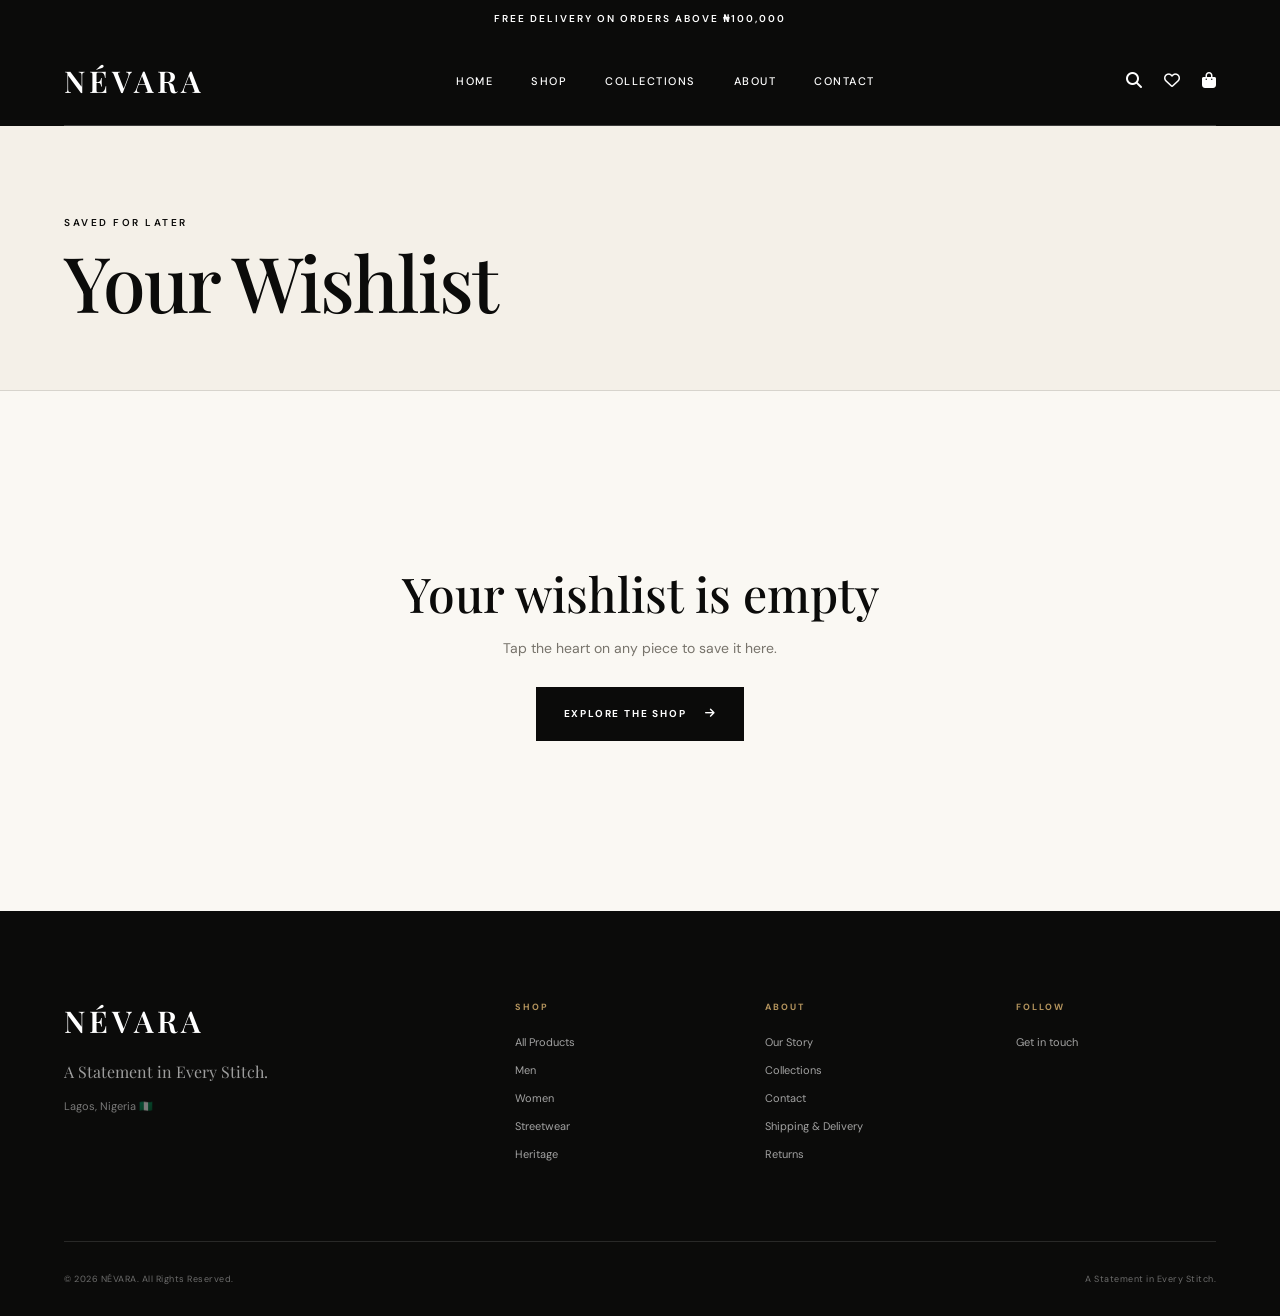
<file: nevara/wishlist.html>
<!DOCTYPE html>
<html lang="en">
<head>
    <meta charset="UTF-8">
    <meta name="viewport" content="width=device-width, initial-scale=1.0">
    <title>Wishlist | NÉVARA</title>
    <meta name="description" content="The NÉVARA pieces you have saved.">
    <meta name="theme-color" content="#0b0b0a">
    <meta property="og:type" content="website">
    <meta property="og:site_name" content="NÉVARA">
    <meta property="og:title" content="Wishlist | NÉVARA">
    <meta property="og:description" content="The NÉVARA pieces you have saved.">
    <meta name="twitter:card" content="summary_large_image">
    <link rel="icon" type="image/svg+xml" href="images/favicon.svg">
    <link rel="preconnect" href="https://fonts.googleapis.com">
    <link rel="preconnect" href="https://fonts.gstatic.com" crossorigin>
    <link href="https://fonts.googleapis.com/css2?family=DM+Sans:wght@300;400;500;600;700&family=Playfair+Display:wght@400;500;600;700&display=swap" rel="stylesheet">
    <link rel="stylesheet" href="https://cdnjs.cloudflare.com/ajax/libs/font-awesome/6.7.2/css/all.min.css">
    <link rel="stylesheet" href="css/style.css">
    <link rel="stylesheet" href="css/pages.css">
</head>
<body data-page="wishlist">
    <a class="skip-link" href="#main">Skip to content</a>
    <div class="announcement">
        <p>FREE DELIVERY ON ORDERS ABOVE ₦100,000</p>
    </div>
    <header class="header header--solid">
        <div class="container nav-container">
            <a href="index.html" class="logo" aria-label="NÉVARA home">NÉVARA</a>
            <nav class="nav" id="site-nav" aria-label="Main">
                <a href="index.html">Home</a><a href="shop.html">Shop</a><a href="collections.html">Collections</a><a href="about.html">About</a><a href="contact.html">Contact</a>
            </nav>
            <div class="nav-actions">
                <a href="shop.html" aria-label="Search the shop"><i class="fa-solid fa-magnifying-glass"></i></a>
                <a href="wishlist.html" aria-label="Wishlist"><i class="fa-regular fa-heart"></i><span class="wish-count" hidden>0</span></a>
                <a href="cart.html" aria-label="Shopping bag"><i class="fa-solid fa-bag-shopping"></i><span class="cart-count" hidden>0</span></a>
                <button class="menu-toggle" type="button" aria-label="Open menu"><i class="fa-solid fa-bars"></i></button>
            </div>
        </div>
    </header>
    <main id="main">
        <section class="page-hero">
            <div class="container">
                <span class="eyebrow">SAVED FOR LATER</span>
                <h1>Your Wishlist</h1>
            </div>
        </section>
        <section class="section-sm">
            <div class="container">
                <div class="product-grid" id="wishlist-grid"></div>
            </div>
        </section>
    </main>
    <footer class="footer">
        <div class="container footer-top">
            <div class="footer-brand">
                <a href="index.html" class="footer-logo">NÉVARA</a>
                <p>A Statement in Every Stitch.</p>
                <span>Lagos, Nigeria 🇳🇬</span>
            </div>
            <div class="footer-column">
                <h4>SHOP</h4>
                <a href="shop.html">All Products</a>
                <a href="shop.html?category=men">Men</a>
                <a href="shop.html?category=women">Women</a>
                <a href="shop.html?category=streetwear">Streetwear</a>
                <a href="shop.html?category=heritage">Heritage</a>
            </div>
            <div class="footer-column">
                <h4>ABOUT</h4>
                <a href="about.html">Our Story</a>
                <a href="collections.html">Collections</a>
                <a href="contact.html">Contact</a>
                <a href="shipping-returns.html">Shipping &amp; Delivery</a>
                <a href="shipping-returns.html#returns">Returns</a>
            </div>
            <div class="footer-column">
                <h4>FOLLOW</h4>
                <a href="#" data-social="instagram" hidden>Instagram</a>
                <a href="#" data-social="tiktok" hidden>TikTok</a>
                <a href="#" data-social="facebook" hidden>Facebook</a>
                <a href="#" data-social="x" hidden>X</a>
                <a href="contact.html">Get in touch</a>
            </div>
        </div>
        <div class="container footer-bottom">
            <p>© 2026 NÉVARA. All Rights Reserved.</p>
            <p>A Statement in Every Stitch.</p>
        </div>
    </footer>
    <script src="js/config.js"></script>
    <script src="js/products.js"></script>
    <script src="js/script.js"></script>
</body>
</html>
</file>
<file: nevara/css/style.css>
:root {
    --black: #0b0b0a;
    --dark: #11110f;
    --green: #0d2a1c;
    --deep-green: #071c13;
    --cream: #f4f0e8;
    --soft-cream: #faf8f3;
    --white: #ffffff;
    --gold: #b4945d;
    --muted: #77736b;
    --border: rgba(11, 11, 10, 0.12);
    --transition: 0.4s ease;
}

* {
    margin: 0;
    padding: 0;
    box-sizing: border-box;
}

html {
    scroll-behavior: smooth;
}

body {
    font-family: 'DM Sans', sans-serif;
    background: var(--soft-cream);
    color: var(--black);
    overflow-x: hidden;
}

a {
    text-decoration: none;
    color: inherit;
}

button,
input {
    font-family: inherit;
}

img {
    width: 100%;
    display: block;
    object-fit: cover;
}

.container {
    width: min(90%, 1380px);
    margin: 0 auto;
}

.section {
    padding: 120px 0;
}

.announcement {
    height: 36px;
    background: var(--black);
    color: var(--white);
    display: flex;
    align-items: center;
    justify-content: center;
    font-size: 10px;
    font-weight: 600;
    letter-spacing: 2px;
}

.header {
    position: absolute;
    top: 36px;
    left: 0;
    width: 100%;
    z-index: 20;
    color: var(--white);
}

.nav-container {
    height: 90px;
    display: flex;
    align-items: center;
    justify-content: space-between;
    border-bottom: 1px solid rgba(255, 255, 255, 0.2);
}

.logo,
.footer-logo {
    font-family: 'Playfair Display', serif;
    font-size: 30px;
    font-weight: 600;
    letter-spacing: 4px;
}

.nav {
    display: flex;
    align-items: center;
    gap: 38px;
}

.nav a {
    position: relative;
    font-size: 11px;
    font-weight: 500;
    letter-spacing: 1.5px;
    text-transform: uppercase;
    padding: 36px 0;
}

.nav a::after {
    content: '';
    position: absolute;
    left: 0;
    bottom: 28px;
    width: 0;
    height: 1px;
    background: var(--white);
    transition: var(--transition);
}

.nav a:hover::after,
.nav a.active::after {
    width: 100%;
}

.nav-actions {
    display: flex;
    align-items: center;
    gap: 22px;
}

.nav-actions a,
.menu-toggle {
    color: var(--white);
    font-size: 16px;
    position: relative;
}

.menu-toggle {
    display: none;
    background: none;
    border: 0;
    cursor: pointer;
}

.cart-count {
    position: absolute;
    top: -10px;
    right: -12px;
    width: 15px;
    height: 15px;
    background: var(--gold);
    border-radius: 50%;
    display: flex;
    align-items: center;
    justify-content: center;
    font-size: 8px;
    color: var(--black);
    font-weight: 700;
}

.hero {
    height: 100vh;
    min-height: 720px;
    position: relative;
    color: var(--white);
    display: flex;
    align-items: center;
}

.hero-image,
.hero-overlay {
    position: absolute;
    inset: 0;
}

.hero-image img {
    height: 100%;
    object-position: center;
}

.hero-overlay {
    background: linear-gradient(90deg, rgba(0, 0, 0, 0.7), rgba(0, 0, 0, 0.18));
}

.hero-content {
    position: relative;
    z-index: 2;
    padding-top: 80px;
}

.eyebrow {
    display: block;
    font-size: 10px;
    font-weight: 600;
    letter-spacing: 2.5px;
    text-transform: uppercase;
}

.hero h1 {
    font-family: 'Playfair Display', serif;
    font-size: clamp(55px, 7vw, 105px);
    line-height: 0.94;
    font-weight: 500;
    letter-spacing: -3px;
    margin: 22px 0 28px;
    max-width: 900px;
}

.hero p {
    max-width: 480px;
    font-size: 15px;
    line-height: 1.8;
    color: rgba(255, 255, 255, 0.85);
    margin-bottom: 38px;
}

.btn {
    display: inline-flex;
    align-items: center;
    justify-content: center;
    gap: 18px;
    min-height: 54px;
    padding: 0 28px;
    font-size: 10px;
    font-weight: 700;
    letter-spacing: 1.8px;
    transition: var(--transition);
}

.btn i {
    font-size: 11px;
    transition: var(--transition);
}

.btn:hover i {
    transform: translateX(5px);
}

.btn-light {
    background: var(--white);
    color: var(--black);
}

.btn-light:hover {
    background: var(--gold);
    color: var(--white);
}

.btn-dark {
    background: var(--black);
    color: var(--white);
}

.btn-dark:hover {
    background: var(--green);
}

.intro {
    background: var(--cream);
}

.intro-grid {
    display: grid;
    grid-template-columns: 1fr 2fr;
    gap: 100px;
}

.section-label {
    display: flex;
    align-items: flex-start;
    gap: 20px;
    padding-top: 8px;
}

.section-label span {
    font-size: 10px;
    color: var(--gold);
}

.section-label p {
    font-size: 10px;
    font-weight: 600;
    letter-spacing: 2px;
}

.intro-content {
    max-width: 850px;
}

.intro-content h2,
.section-heading h2,
.story-content h2 {
    font-family: 'Playfair Display', serif;
    font-size: clamp(42px, 5vw, 72px);
    font-weight: 500;
    line-height: 1.03;
    letter-spacing: -2px;
}

.intro-content p {
    max-width: 650px;
    margin: 35px 0;
    font-size: 15px;
    line-height: 1.9;
    color: var(--muted);
}

.text-link {
    display: inline-flex;
    align-items: center;
    gap: 15px;
    font-size: 10px;
    font-weight: 700;
    letter-spacing: 1.8px;
    border-bottom: 1px solid var(--black);
    padding-bottom: 8px;
    transition: var(--transition);
}

.text-link i {
    transition: var(--transition);
}

.text-link:hover {
    color: var(--gold);
    border-color: var(--gold);
}

.text-link:hover i {
    transform: translateX(5px);
}

.categories {
    background: var(--soft-cream);
}

.section-heading {
    display: flex;
    align-items: flex-end;
    justify-content: space-between;
    gap: 30px;
    margin-bottom: 55px;
}

.section-heading h2 {
    margin-top: 12px;
}

.category-grid {
    display: grid;
    grid-template-columns: repeat(4, 1fr);
    gap: 15px;
}

.category-card {
    height: 580px;
    position: relative;
    overflow: hidden;
    color: var(--white);
}

.category-card::after {
    content: '';
    position: absolute;
    inset: 0;
    background: linear-gradient(0deg, rgba(0, 0, 0, 0.75), transparent 55%);
    z-index: 1;
}

.category-card img {
    height: 100%;
    transition: transform 0.8s ease;
}

.category-card:hover img {
    transform: scale(1.06);
}

.category-content {
    position: absolute;
    left: 28px;
    right: 28px;
    bottom: 30px;
    z-index: 2;
}

.category-content span {
    font-size: 9px;
    color: var(--gold);
}

.category-content h3 {
    font-family: 'Playfair Display', serif;
    font-size: 34px;
    font-weight: 500;
    margin: 8px 0 12px;
}

.category-content p {
    font-size: 9px;
    font-weight: 600;
    letter-spacing: 1.5px;
    text-transform: uppercase;
}

.collection-feature {
    min-height: 800px;
    display: grid;
    grid-template-columns: 1.25fr 1fr;
    background: var(--green);
    color: var(--white);
}

.collection-image {
    min-height: 800px;
}

.collection-image img {
    height: 100%;
}

.collection-content {
    display: flex;
    flex-direction: column;
    justify-content: center;
    padding: 80px 10%;
}

.collection-content h2 {
    font-family: 'Playfair Display', serif;
    font-size: clamp(70px, 8vw, 125px);
    line-height: 0.83;
    font-weight: 500;
    letter-spacing: -5px;
    margin: 28px 0;
}

.collection-content p {
    max-width: 370px;
    font-size: 14px;
    line-height: 1.8;
    color: rgba(255, 255, 255, 0.72);
    margin-bottom: 35px;
}

.collection-content .btn {
    width: fit-content;
}

.products {
    background: var(--soft-cream);
}

.product-grid {
    display: grid;
    grid-template-columns: repeat(4, 1fr);
    gap: 18px;
}

.product-card {
    min-width: 0;
}

.product-image {
    height: 520px;
    background: #e6e1d8;
    position: relative;
    overflow: hidden;
}

.product-image img {
    height: 100%;
    transition: transform 0.6s ease;
}

.product-card:hover .product-image img {
    transform: scale(1.04);
}

.product-tag {
    position: absolute;
    top: 18px;
    left: 18px;
    z-index: 2;
    padding: 8px 11px;
    background: var(--black);
    color: var(--white);
    font-size: 8px;
    font-weight: 700;
    letter-spacing: 1.2px;
}

.wishlist-btn {
    position: absolute;
    top: 17px;
    right: 17px;
    z-index: 2;
    border: 0;
    background: var(--white);
    width: 38px;
    height: 38px;
    border-radius: 50%;
    cursor: pointer;
    transition: var(--transition);
}

.wishlist-btn:hover {
    background: var(--black);
    color: var(--white);
}

.quick-view {
    position: absolute;
    bottom: 0;
    left: 0;
    width: 100%;
    height: 48px;
    background: rgba(11, 11, 10, 0.92);
    color: var(--white);
    display: flex;
    justify-content: center;
    align-items: center;
    font-size: 9px;
    font-weight: 700;
    letter-spacing: 1.5px;
    transform: translateY(100%);
    transition: var(--transition);
}

.product-card:hover .quick-view {
    transform: translateY(0);
}

.product-info {
    padding: 18px 3px 0;
}

.product-category {
    font-size: 8px;
    font-weight: 600;
    letter-spacing: 1.5px;
    color: var(--muted);
    margin-bottom: 8px;
}

.product-info h3 {
    font-family: 'Playfair Display', serif;
    font-size: 18px;
    font-weight: 500;
    margin-bottom: 8px;
}

.price {
    font-size: 12px;
    font-weight: 600;
}

.statement {
    min-height: 650px;
    background: var(--black);
    color: var(--white);
    display: flex;
    align-items: center;
    text-align: center;
}

.statement-content {
    display: flex;
    align-items: center;
    flex-direction: column;
}

.statement h2 {
    font-family: 'Playfair Display', serif;
    font-size: clamp(55px, 7vw, 100px);
    line-height: 0.95;
    font-weight: 500;
    letter-spacing: -3px;
    margin: 25px 0;
}

.statement p {
    color: rgba(255, 255, 255, 0.65);
    font-size: 14px;
    margin-bottom: 35px;
}

.story {
    background: var(--cream);
}

.story-grid {
    display: grid;
    grid-template-columns: 1fr 1fr;
    gap: 100px;
    align-items: center;
}

.story-image {
    height: 700px;
    overflow: hidden;
}

.story-image img {
    height: 100%;
}

.story-content {
    max-width: 620px;
}

.story-content h2 {
    margin: 20px 0 30px;
}

.story-content p {
    font-size: 14px;
    line-height: 1.9;
    color: var(--muted);
    margin-bottom: 20px;
}

.story-content .text-link {
    margin-top: 15px;
}

.newsletter {
    background: var(--gold);
    color: var(--black);
    padding: 100px 0;
    text-align: center;
}

.newsletter-content {
    max-width: 720px;
}

.newsletter h2 {
    font-family: 'Playfair Display', serif;
    font-size: clamp(40px, 5vw, 65px);
    font-weight: 500;
    line-height: 1;
    margin: 20px 0;
}

.newsletter p {
    font-size: 14px;
    margin-bottom: 35px;
}

.newsletter-form {
    max-width: 600px;
    margin: auto;
    display: flex;
    border-bottom: 1px solid var(--black);
}

.newsletter-form input {
    flex: 1;
    min-width: 0;
    height: 55px;
    border: 0;
    outline: 0;
    background: transparent;
    font-size: 13px;
}

.newsletter-form input::placeholder {
    color: rgba(11, 11, 10, 0.6);
}

.newsletter-form button {
    border: 0;
    background: transparent;
    cursor: pointer;
    font-size: 9px;
    font-weight: 700;
    letter-spacing: 1.5px;
    display: flex;
    align-items: center;
    gap: 12px;
}

.footer {
    background: var(--black);
    color: var(--white);
    padding-top: 90px;
}

.footer-top {
    display: grid;
    grid-template-columns: 2fr 1fr 1fr 1fr;
    gap: 50px;
    padding-bottom: 80px;
}

.footer-brand p {
    color: rgba(255, 255, 255, 0.6);
    font-family: 'Playfair Display', serif;
    margin: 20px 0 12px;
    font-size: 16px;
}

.footer-brand span {
    color: rgba(255, 255, 255, 0.45);
    font-size: 11px;
}

.footer-column {
    display: flex;
    flex-direction: column;
    gap: 14px;
}

.footer-column h4 {
    font-size: 9px;
    letter-spacing: 2px;
    margin-bottom: 8px;
    color: var(--gold);
}

.footer-column a {
    font-size: 11px;
    color: rgba(255, 255, 255, 0.62);
    transition: var(--transition);
}

.footer-column a:hover {
    color: var(--white);
    transform: translateX(3px);
}

.footer-bottom {
    border-top: 1px solid rgba(255, 255, 255, 0.12);
    min-height: 75px;
    display: flex;
    align-items: center;
    justify-content: space-between;
    gap: 20px;
}

.footer-bottom p {
    font-size: 9px;
    color: rgba(255, 255, 255, 0.4);
    letter-spacing: 0.5px;
}

@media (max-width: 1100px) {
    .nav {
        gap: 22px;
    }

    .category-grid,
    .product-grid {
        grid-template-columns: repeat(2, 1fr);
    }

    .category-card {
        height: 500px;
    }

    .product-image {
        height: 500px;
    }

    .intro-grid,
    .story-grid {
        gap: 60px;
    }
}

@media (max-width: 800px) {
    .section {
        padding: 85px 0;
    }

    .nav-container {
        height: 75px;
    }

    .nav {
        position: fixed;
        top: 111px;
        left: 0;
        width: 100%;
        height: calc(100vh - 111px);
        background: var(--black);
        flex-direction: column;
        justify-content: flex-start;
        align-items: flex-start;
        padding: 50px 8%;
        gap: 0;
        transform: translateX(100%);
        transition: var(--transition);
    }

    .nav.open {
        transform: translateX(0);
    }

    .nav a {
        width: 100%;
        padding: 18px 0;
        border-bottom: 1px solid rgba(255, 255, 255, 0.1);
        font-size: 13px;
    }

    .nav a::after {
        display: none;
    }

    .menu-toggle {
        display: block;
    }

    .hero {
        min-height: 650px;
    }

    .hero-content {
        padding-top: 50px;
    }

    .hero h1 {
        font-size: clamp(48px, 12vw, 80px);
        letter-spacing: -2px;
    }

    .intro-grid,
    .story-grid {
        grid-template-columns: 1fr;
    }

    .section-label {
        margin-bottom: -30px;
    }

    .collection-feature {
        grid-template-columns: 1fr;
    }

    .collection-image {
        min-height: 550px;
    }

    .collection-content {
        min-height: 600px;
        padding: 80px 8%;
    }

    .story-image {
        height: 550px;
    }

    .footer-top {
        grid-template-columns: 1fr 1fr;
    }
}

@media (max-width: 550px) {
    .container {
        width: 88%;
    }

    .announcement {
        font-size: 8px;
        letter-spacing: 1.2px;
    }

    .logo,
    .footer-logo {
        font-size: 25px;
        letter-spacing: 3px;
    }

    .nav-actions {
        gap: 16px;
    }

    .nav-actions a {
        font-size: 14px;
    }

    .hero {
        min-height: 620px;
    }

    .hero h1 {
        font-size: 51px;
    }

    .hero p {
        font-size: 13px;
    }

    .btn {
        min-height: 50px;
        padding: 0 21px;
        font-size: 8px;
    }

    .section-heading {
        align-items: flex-start;
        flex-direction: column;
        margin-bottom: 35px;
    }

    .intro-content h2,
    .section-heading h2,
    .story-content h2 {
        font-size: 42px;
    }

    .category-grid,
    .product-grid {
        grid-template-columns: 1fr;
    }

    .category-card {
        height: 500px;
    }

    .product-image {
        height: 520px;
    }

    .collection-image {
        min-height: 450px;
    }

    .collection-content {
        min-height: 550px;
    }

    .collection-content h2 {
        font-size: 78px;
        letter-spacing: -3px;
    }

    .statement {
        min-height: 550px;
    }

    .statement h2 {
        font-size: 52px;
    }

    .story-image {
        height: 450px;
    }

    .newsletter {
        padding: 80px 0;
    }

    .newsletter-form {
        display: block;
        border-bottom: 0;
    }

    .newsletter-form input {
        width: 100%;
        border-bottom: 1px solid var(--black);
        margin-bottom: 18px;
    }

    .newsletter-form button {
        margin: auto;
    }

    .footer-top {
        grid-template-columns: 1fr 1fr;
        gap: 45px 25px;
    }

    .footer-brand {
        grid-column: 1 / -1;
    }

    .footer-bottom {
        padding: 20px 0;
        flex-direction: column;
        align-items: flex-start;
        justify-content: center;
    }
}
</file>
<file: nevara/css/pages.css>
/* NÉVARA — inner pages, store UI and accessibility (loads after style.css) */

/* ---------- accessibility ---------- */
.skip-link {
    position: absolute;
    left: -9999px;
    top: 0;
    z-index: 200;
    background: var(--white);
    color: var(--black);
    padding: 12px 18px;
    font-size: 12px;
    font-weight: 600;
}
.skip-link:focus { left: 12px; top: 12px; }

:focus-visible {
    outline: 2px solid var(--gold);
    outline-offset: 3px;
}

@media (prefers-reduced-motion: reduce) {
    *, *::before, *::after {
        animation: none !important;
        transition: none !important;
        scroll-behavior: auto !important;
    }
}

[hidden] { display: none !important; }

/* ---------- header on inner pages + mobile menu fixes ---------- */
.header.header--solid {
    position: relative;
    top: 0;
    background: var(--black);
}
.logo, .nav-actions { position: relative; z-index: 3; }
.cart-count[hidden], .wish-count[hidden] { display: none; }
.wish-count {
    position: absolute;
    top: -10px;
    right: -12px;
    width: 15px;
    height: 15px;
    background: var(--gold);
    border-radius: 50%;
    display: flex;
    align-items: center;
    justify-content: center;
    font-size: 8px;
    color: var(--black);
    font-weight: 700;
}
body.menu-open { overflow: hidden; }

@media (max-width: 800px) {
    .nav {
        top: 0;
        height: 100vh;
        height: 100dvh;
        padding: 130px 8% 50px;
        overflow-y: auto;
        z-index: 1;
        visibility: hidden;
        transition: transform 0.4s ease, visibility 0s linear 0.4s;
    }
    .nav.open { visibility: visible; transition: transform 0.4s ease; }
    .hero-image img { object-position: 62% center; }
}

/* ---------- cards: wishlist state, touch ---------- */
.wishlist-btn.active { background: var(--black); color: var(--white); }
.product-info h3 a:hover { color: var(--gold); }
.product-card { cursor: pointer; }
@media (hover: none) {
    .quick-view { transform: translateY(0); }
}

/* ---------- inner page hero ---------- */
.page-hero {
    background: var(--cream);
    padding: 90px 0 70px;
    border-bottom: 1px solid var(--border);
}
.page-hero h1 {
    font-family: 'Playfair Display', serif;
    font-size: clamp(44px, 6vw, 84px);
    font-weight: 500;
    letter-spacing: -2px;
    line-height: 1;
    margin-top: 14px;
}
.page-hero p {
    max-width: 560px;
    margin-top: 22px;
    color: var(--muted);
    font-size: 15px;
    line-height: 1.8;
}
.muted { color: var(--muted); }
.section-sm { padding: 80px 0; }

/* ---------- shop toolbar ---------- */
.shop-toolbar {
    display: flex;
    flex-wrap: wrap;
    align-items: center;
    justify-content: space-between;
    gap: 20px;
    padding: 28px 0;
}
.chips { display: flex; flex-wrap: wrap; gap: 10px; }
.chip {
    border: 1px solid var(--border);
    background: transparent;
    padding: 11px 20px;
    font-size: 10px;
    font-weight: 700;
    letter-spacing: 1.5px;
    text-transform: uppercase;
    cursor: pointer;
    transition: var(--transition);
}
.chip:hover { border-color: var(--black); }
.chip.active { background: var(--black); color: var(--white); border-color: var(--black); }
.toolbar-tools { display: flex; flex-wrap: wrap; align-items: center; gap: 16px; }
.search-form { display: flex; border-bottom: 1px solid var(--black); }
.search-form input {
    border: 0;
    background: transparent;
    outline: 0;
    height: 42px;
    width: 190px;
    font-size: 13px;
}
.search-form button { border: 0; background: transparent; cursor: pointer; font-size: 14px; padding: 0 4px 0 10px; }
.select {
    height: 42px;
    border: 1px solid var(--border);
    background: var(--white);
    padding: 0 14px;
    font-size: 12px;
    font-family: inherit;
    cursor: pointer;
}
.result-count { font-size: 11px; letter-spacing: 1px; color: var(--muted); padding-bottom: 22px; }
#shop-grid, #related-grid, #wishlist-grid { align-items: start; }
#shop-grid .product-image, #related-grid .product-image, #wishlist-grid .product-image { height: auto; aspect-ratio: 3 / 4; }
.product-info h3 { line-height: 1.3; }

.empty-state {
    grid-column: 1 / -1;
    text-align: center;
    padding: 90px 20px;
}
.empty-state h1, .empty-state h2 {
    font-family: 'Playfair Display', serif;
    font-weight: 500;
    font-size: clamp(32px, 4vw, 48px);
    margin-bottom: 14px;
}
.empty-state p { color: var(--muted); margin-bottom: 30px; font-size: 14px; }

/* ---------- product detail ---------- */
.product-detail {
    display: grid;
    grid-template-columns: 1fr 1fr;
    gap: 80px;
    padding: 70px 0 100px;
    align-items: start;
}
.product-gallery { position: relative; background: #e6e1d8; aspect-ratio: 3 / 4; overflow: hidden; }
.product-gallery img { height: 100%; }
.product-panel { max-width: 520px; position: sticky; top: 30px; }
.breadcrumb { display: flex; flex-wrap: wrap; gap: 8px; font-size: 11px; color: var(--muted); margin-bottom: 30px; }
.breadcrumb a:hover { color: var(--black); text-decoration: underline; }
.product-panel h1 {
    font-family: 'Playfair Display', serif;
    font-size: clamp(34px, 4vw, 52px);
    font-weight: 500;
    line-height: 1.05;
    letter-spacing: -1px;
    margin: 14px 0 16px;
}
.price-lg { font-size: 18px; display: block; margin-bottom: 24px; }
.product-desc { font-size: 14px; line-height: 1.9; color: var(--muted); margin-bottom: 30px; }
.size-field { border: 0; margin-bottom: 26px; }
.size-field legend { font-size: 10px; font-weight: 700; letter-spacing: 1.8px; text-transform: uppercase; margin-bottom: 12px; }
.size-options { display: flex; flex-wrap: wrap; gap: 10px; }
.size-option input { position: absolute; opacity: 0; width: 1px; height: 1px; }
.size-option span {
    display: flex;
    align-items: center;
    justify-content: center;
    min-width: 54px;
    height: 48px;
    padding: 0 14px;
    border: 1px solid var(--border);
    font-size: 12px;
    font-weight: 600;
    cursor: pointer;
    transition: var(--transition);
}
.size-option span:hover { border-color: var(--black); }
.size-option input:checked + span { background: var(--black); color: var(--white); border-color: var(--black); }
.size-option input:focus-visible + span { outline: 2px solid var(--gold); outline-offset: 3px; }
.field-error { color: #a32020; font-size: 12px; margin-top: 10px; }
.buy-row { display: flex; gap: 12px; align-items: stretch; margin-bottom: 34px; }
.btn-wide { flex: 1; border: 0; cursor: pointer; }
.qty { display: inline-flex; align-items: center; border: 1px solid var(--border); height: 54px; }
.qty button { width: 40px; height: 100%; border: 0; background: transparent; font-size: 18px; cursor: pointer; }
.qty button:hover { background: var(--cream); }
.qty output { min-width: 32px; text-align: center; font-size: 13px; font-weight: 600; }
.wishlist-btn.inline { position: static; width: 54px; height: 54px; border-radius: 0; border: 1px solid var(--border); background: transparent; flex-shrink: 0; }
.wishlist-btn.inline.active, .wishlist-btn.inline:hover { background: var(--black); color: var(--white); }
.detail-list { list-style: none; border-top: 1px solid var(--border); padding-top: 22px; display: grid; gap: 10px; }
.detail-list li { font-size: 13px; color: var(--muted); padding-left: 18px; position: relative; }
.detail-list li::before { content: ''; position: absolute; left: 0; top: 9px; width: 6px; height: 1px; background: var(--gold); }
.delivery-note { margin-top: 24px; font-size: 12px; color: var(--muted); display: flex; gap: 10px; align-items: center; }

/* ---------- bag ---------- */
.cart-layout { display: grid; grid-template-columns: 1.5fr 1fr; gap: 70px; padding: 60px 0 110px; align-items: start; }
.cart-items { list-style: none; border-top: 1px solid var(--border); }
.cart-line { display: grid; grid-template-columns: 90px 1fr auto; gap: 22px; padding: 26px 0; border-bottom: 1px solid var(--border); }
.cart-thumb { width: 90px; height: 120px; background: #e6e1d8; display: block; overflow: hidden; }
.cart-thumb img { height: 100%; }
.cart-info h3 { font-family: 'Playfair Display', serif; font-size: 18px; font-weight: 500; margin-bottom: 6px; }
.cart-info .muted { font-size: 12px; margin-bottom: 6px; }
.cart-controls { display: flex; align-items: center; gap: 22px; margin-top: 14px; }
.cart-controls .qty { height: 38px; }
.cart-controls .qty button { width: 34px; }
.cart-line-total { font-weight: 600; font-size: 13px; }
.link-btn { border: 0; background: none; cursor: pointer; font-size: 11px; text-decoration: underline; color: var(--muted); }
.link-btn:hover { color: var(--black); }
.summary { background: var(--cream); padding: 38px; position: sticky; top: 30px; }
.summary h2 { font-family: 'Playfair Display', serif; font-weight: 500; font-size: 28px; margin-bottom: 24px; }
.summary-row { display: flex; justify-content: space-between; gap: 16px; font-size: 13px; padding: 10px 0; }
.summary-row.total { border-top: 1px solid var(--border); margin-top: 10px; padding-top: 18px; font-weight: 700; font-size: 15px; }
.summary-note { font-size: 12px; color: var(--muted); margin: 6px 0 26px; }

/* ---------- forms ---------- */
.field { display: grid; gap: 8px; margin-bottom: 18px; }
.field label { font-size: 10px; font-weight: 700; letter-spacing: 1.6px; text-transform: uppercase; }
.field input, .field textarea, .field select {
    width: 100%;
    border: 1px solid var(--border);
    background: var(--white);
    padding: 14px 16px;
    font-size: 14px;
    font-family: inherit;
    color: var(--black);
    border-radius: 0;
}
.field textarea { min-height: 150px; resize: vertical; }
.field input:focus, .field textarea:focus, .field select:focus { outline: 2px solid var(--gold); outline-offset: 0; border-color: var(--gold); }
.honeypot { position: absolute; left: -9999px; }
.btn-block { width: 100%; border: 0; cursor: pointer; }
.form-status, .newsletter-status { font-size: 13px; line-height: 1.6; margin-top: 16px; min-height: 1.6em; }
.form-status.ok { color: #1c6b3a; }
.form-status.error { color: #a32020; }
.newsletter-status { margin-top: 18px; }
.newsletter-status.error { color: #7a1010; font-weight: 600; }
.newsletter-form button:disabled { opacity: 0.6; cursor: default; }

/* ---------- collections ---------- */
.collection-list { display: grid; gap: 0; }
.collection-row { display: grid; grid-template-columns: 1.2fr 1fr; min-height: 640px; }
.collection-row:nth-child(even) { grid-template-columns: 1fr 1.2fr; }
.collection-row:nth-child(even) .collection-row-image { order: 2; }
.collection-row-image { overflow: hidden; min-height: 460px; }
.collection-row-image img { height: 100%; transition: transform 0.8s ease; }
.collection-row:hover .collection-row-image img { transform: scale(1.03); }
.collection-row-text { display: flex; flex-direction: column; justify-content: center; padding: 80px 9%; background: var(--cream); }
.collection-row:nth-child(even) .collection-row-text { background: var(--green); color: var(--white); }
.collection-row-text h2 { font-family: 'Playfair Display', serif; font-size: clamp(42px, 5vw, 76px); font-weight: 500; line-height: 1; letter-spacing: -2px; margin: 20px 0 24px; }
.collection-row-text p { max-width: 420px; font-size: 14px; line-height: 1.9; color: var(--muted); margin-bottom: 34px; }
.collection-row:nth-child(even) .collection-row-text p { color: rgba(255, 255, 255, 0.72); }
.collection-row:nth-child(even) .text-link { border-color: var(--white); }
.collection-row:nth-child(even) .text-link:hover { color: var(--gold); border-color: var(--gold); }
.collection-row-text .text-link { width: fit-content; }

/* ---------- about ---------- */
.values-grid { display: grid; grid-template-columns: repeat(3, 1fr); gap: 15px; }
.value-card { background: var(--cream); padding: 46px 38px; }
.value-card span { font-size: 10px; color: var(--gold); font-weight: 600; }
.value-card h3 { font-family: 'Playfair Display', serif; font-size: 28px; font-weight: 500; margin: 14px 0 16px; }
.value-card p { font-size: 14px; line-height: 1.9; color: var(--muted); }
.about-cta { text-align: center; }

/* ---------- contact ---------- */
.contact-grid { display: grid; grid-template-columns: 1fr 1.3fr; gap: 100px; padding: 90px 0 120px; align-items: start; }
.contact-info h2, .contact-form-wrap h2 { font-family: 'Playfair Display', serif; font-weight: 500; font-size: 36px; letter-spacing: -1px; margin-bottom: 18px; }
.contact-info > p { font-size: 14px; line-height: 1.9; color: var(--muted); margin-bottom: 34px; max-width: 380px; }
.contact-item { padding: 18px 0; border-top: 1px solid var(--border); font-size: 14px; }
.contact-item small { display: block; font-size: 10px; letter-spacing: 1.6px; font-weight: 700; color: var(--gold); margin-bottom: 6px; }
.contact-item a:hover { text-decoration: underline; }
.contact-info .btn { margin-top: 24px; }
.form-two { display: grid; grid-template-columns: 1fr 1fr; gap: 18px; }

/* ---------- long text pages (policies) + 404 ---------- */
.prose { max-width: 760px; padding: 80px 0 120px; }
.prose h2 { font-family: 'Playfair Display', serif; font-weight: 500; font-size: 30px; margin: 44px 0 14px; }
.prose h2:first-child { margin-top: 0; }
.prose p, .prose li { font-size: 14px; line-height: 1.95; color: var(--muted); margin-bottom: 14px; }
.prose ul { padding-left: 20px; }
.prose a { text-decoration: underline; }
.notfound { min-height: 70vh; display: flex; align-items: center; text-align: center; }
.notfound .container { display: flex; flex-direction: column; align-items: center; }
.notfound h1 { font-family: 'Playfair Display', serif; font-size: clamp(80px, 14vw, 180px); font-weight: 500; line-height: 1; color: var(--gold); letter-spacing: -4px; }
.notfound h2 { font-family: 'Playfair Display', serif; font-weight: 500; font-size: clamp(28px, 4vw, 44px); margin: 12px 0 14px; }
.notfound p { color: var(--muted); margin-bottom: 30px; }

/* ---------- footer socials, toast ---------- */
.footer-column .footer-note { font-size: 11px; color: rgba(255, 255, 255, 0.4); }
.toast {
    position: fixed;
    left: 50%;
    bottom: 30px;
    transform: translate(-50%, 30px);
    background: var(--black);
    color: var(--white);
    border: 1px solid rgba(255, 255, 255, 0.2);
    padding: 15px 26px;
    font-size: 12px;
    letter-spacing: 0.5px;
    opacity: 0;
    pointer-events: none;
    transition: 0.35s ease;
    z-index: 300;
    max-width: 90vw;
    text-align: center;
}
.toast.show { opacity: 1; transform: translate(-50%, 0); }

/* ---------- responsive ---------- */
@media (max-width: 1100px) {
    .product-detail, .cart-layout { gap: 50px; }
    .contact-grid { gap: 60px; }
}
@media (max-width: 800px) {
    .page-hero { padding: 60px 0 50px; }
    .product-detail { grid-template-columns: 1fr; padding: 40px 0 70px; }
    .product-panel, .summary { position: static; max-width: none; }
    .cart-layout { grid-template-columns: 1fr; padding-bottom: 80px; }
    .collection-row, .collection-row:nth-child(even) { grid-template-columns: 1fr; min-height: 0; }
    .collection-row:nth-child(even) .collection-row-image { order: 0; }
    .collection-row-text { padding: 60px 8%; }
    .values-grid { grid-template-columns: 1fr; }
    .contact-grid { grid-template-columns: 1fr; padding: 60px 0 80px; }
    .shop-toolbar { align-items: flex-start; }
    .search-form input { width: 150px; }
}
@media (max-width: 550px) {
    .form-two { grid-template-columns: 1fr; }
    .buy-row { flex-wrap: wrap; }
    .buy-row .btn-wide { order: 3; flex-basis: 100%; }
    .cart-line { grid-template-columns: 70px 1fr; }
    .cart-thumb { width: 70px; height: 94px; }
    .cart-line-total { grid-column: 2; }
    .summary { padding: 28px 22px; }
    .toolbar-tools { width: 100%; }
    .search-form { flex: 1; }
    .search-form input { width: 100%; }
}
</file>
